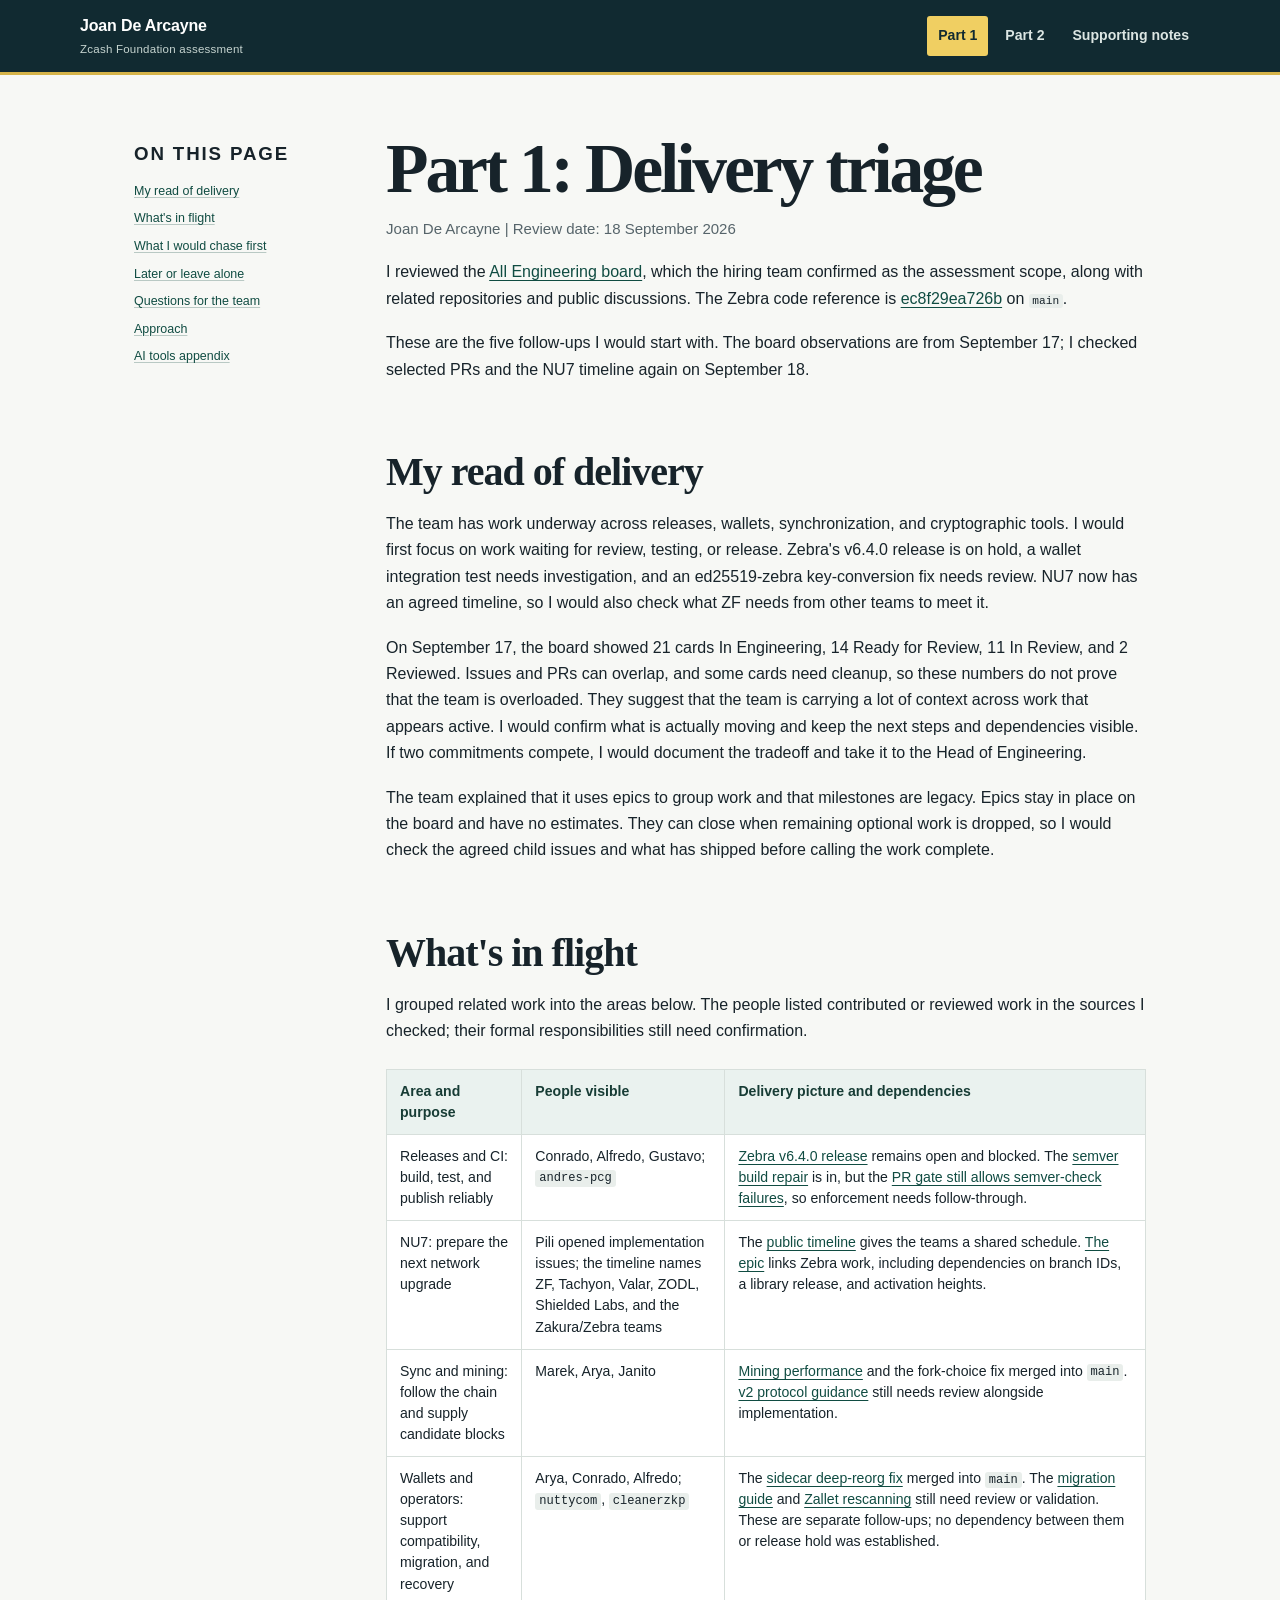
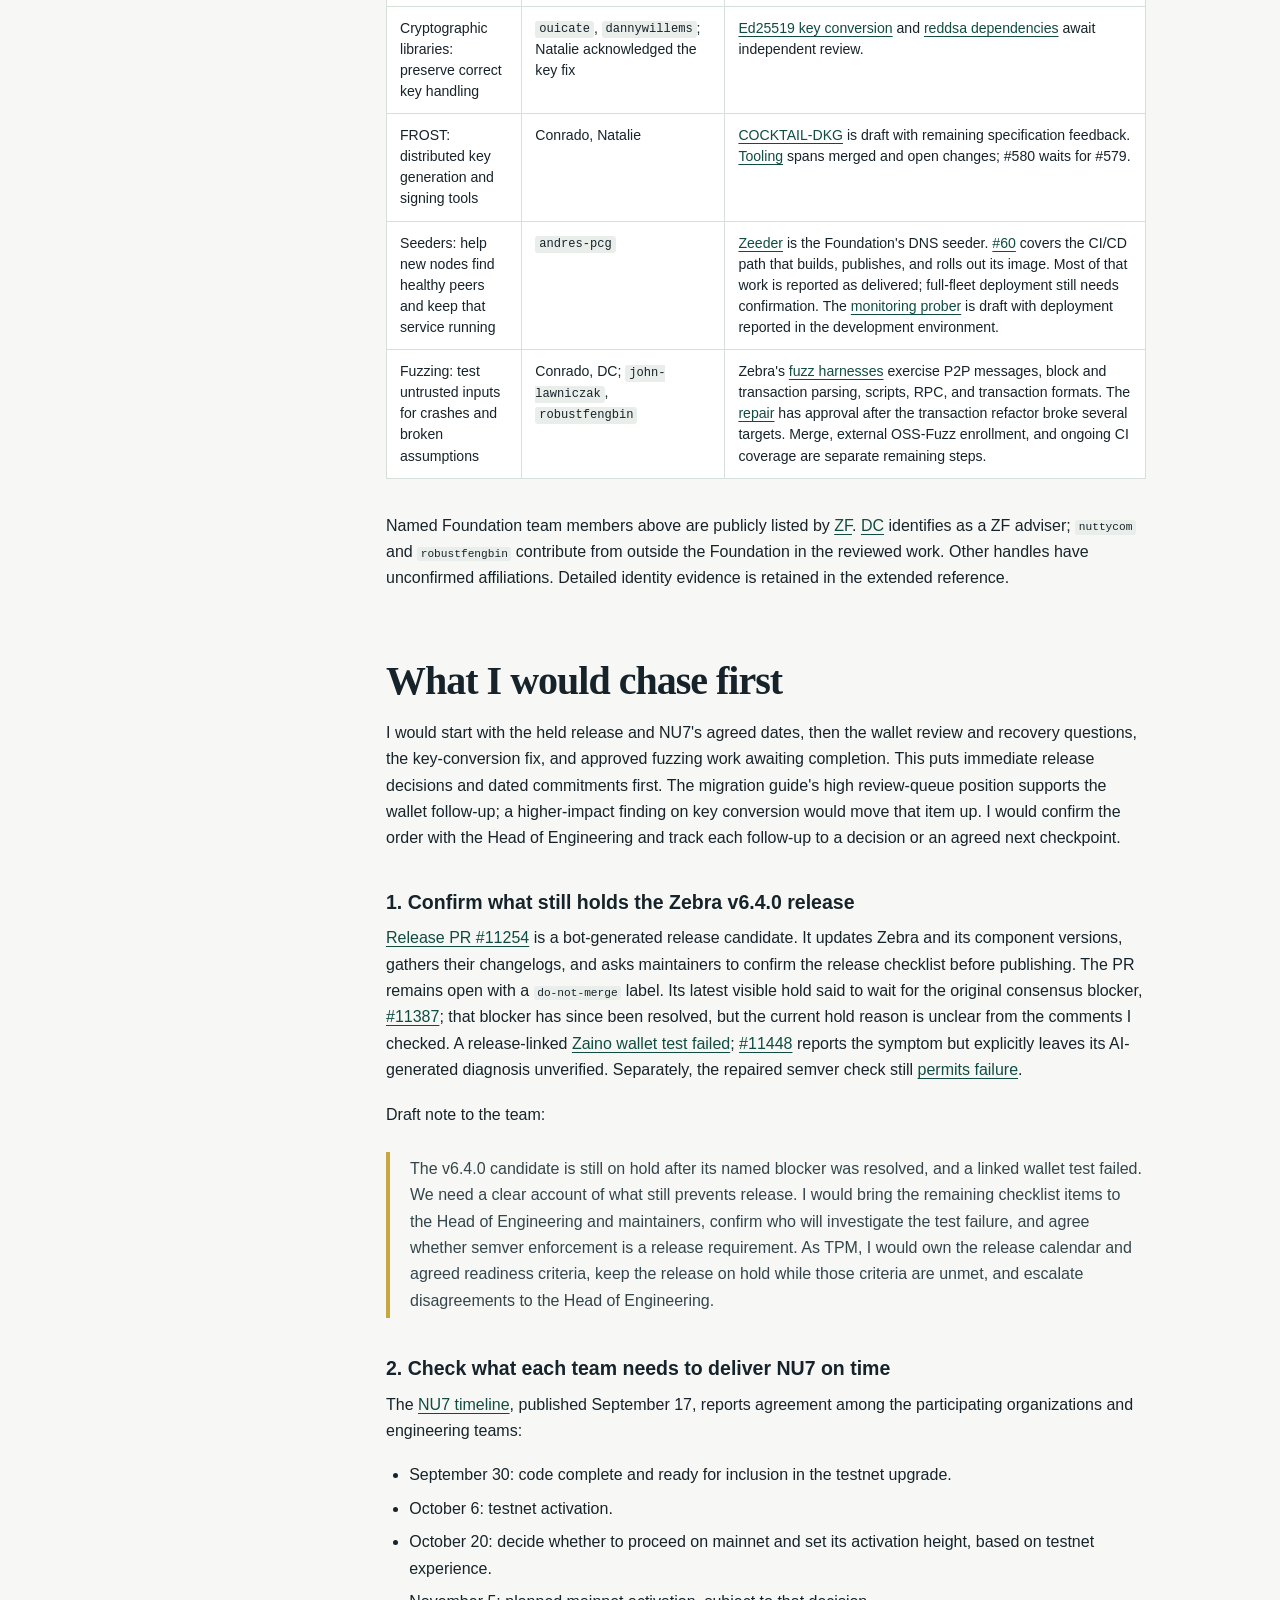
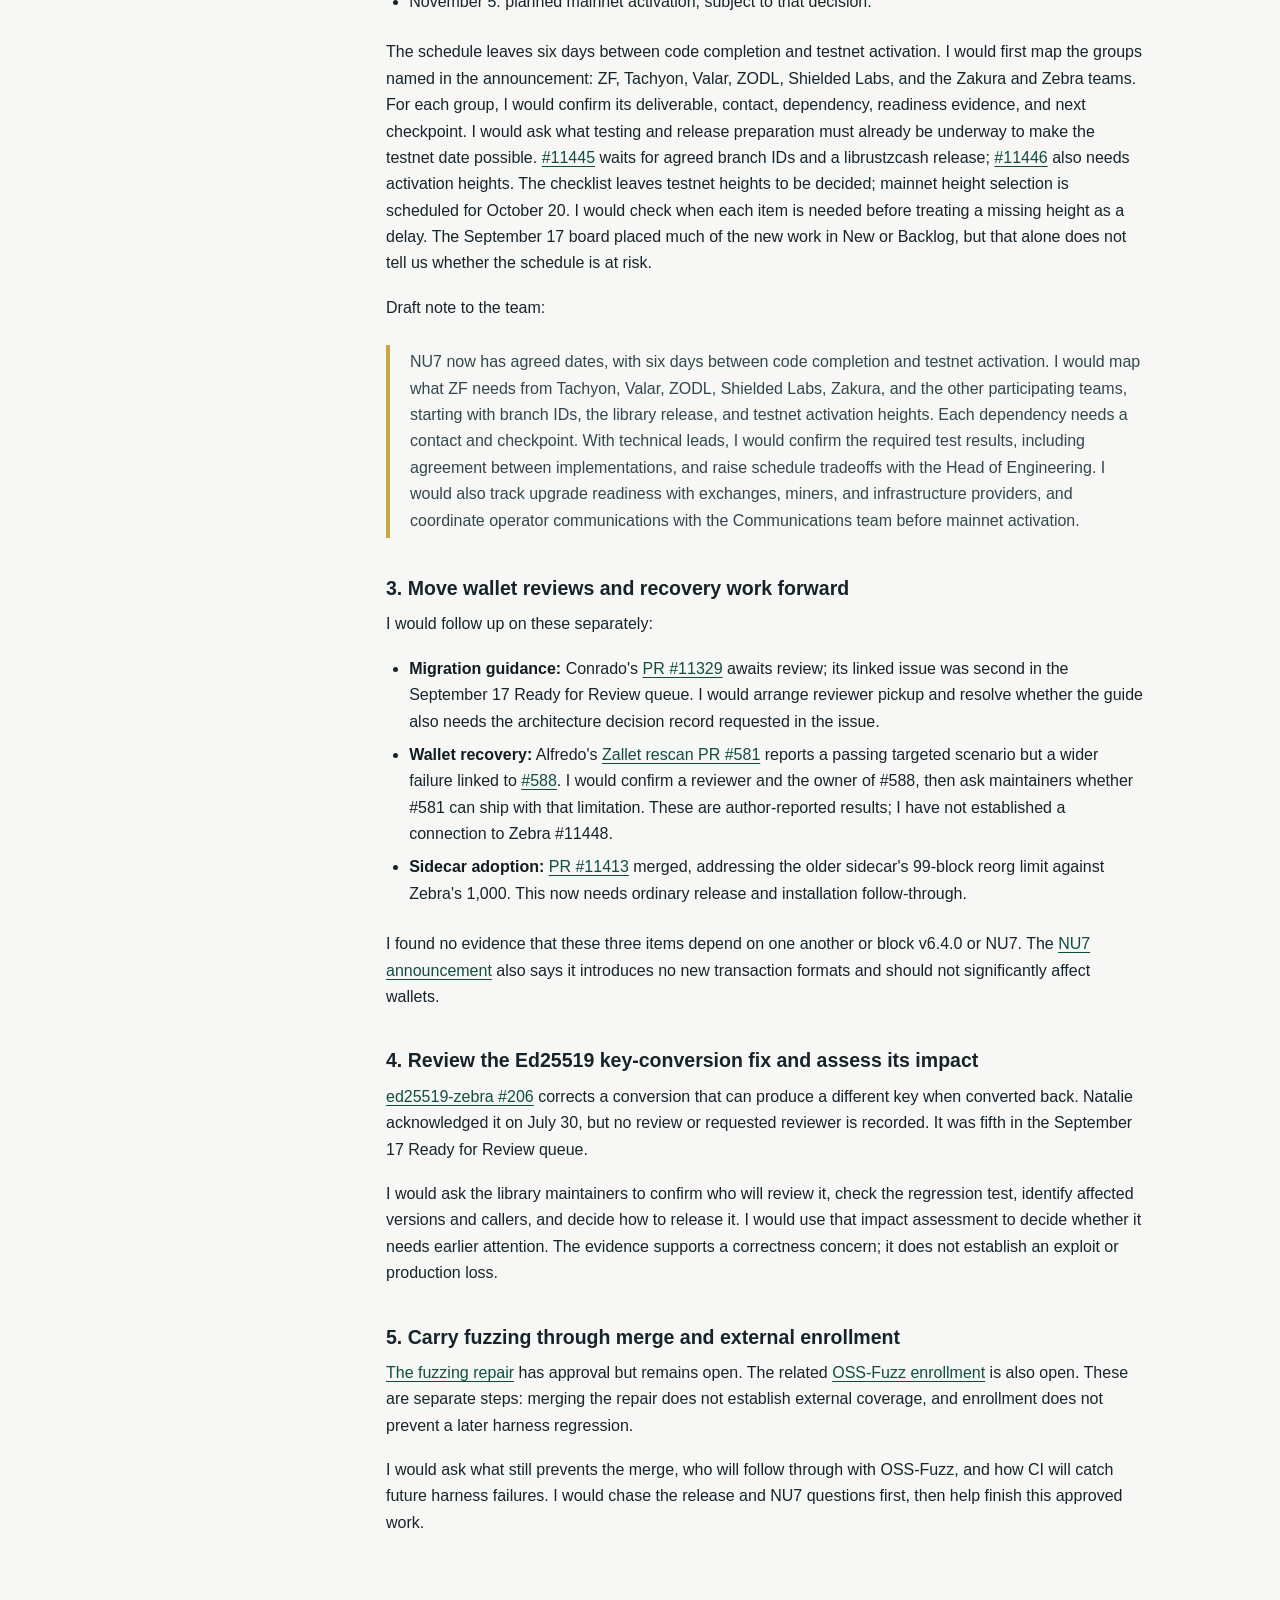
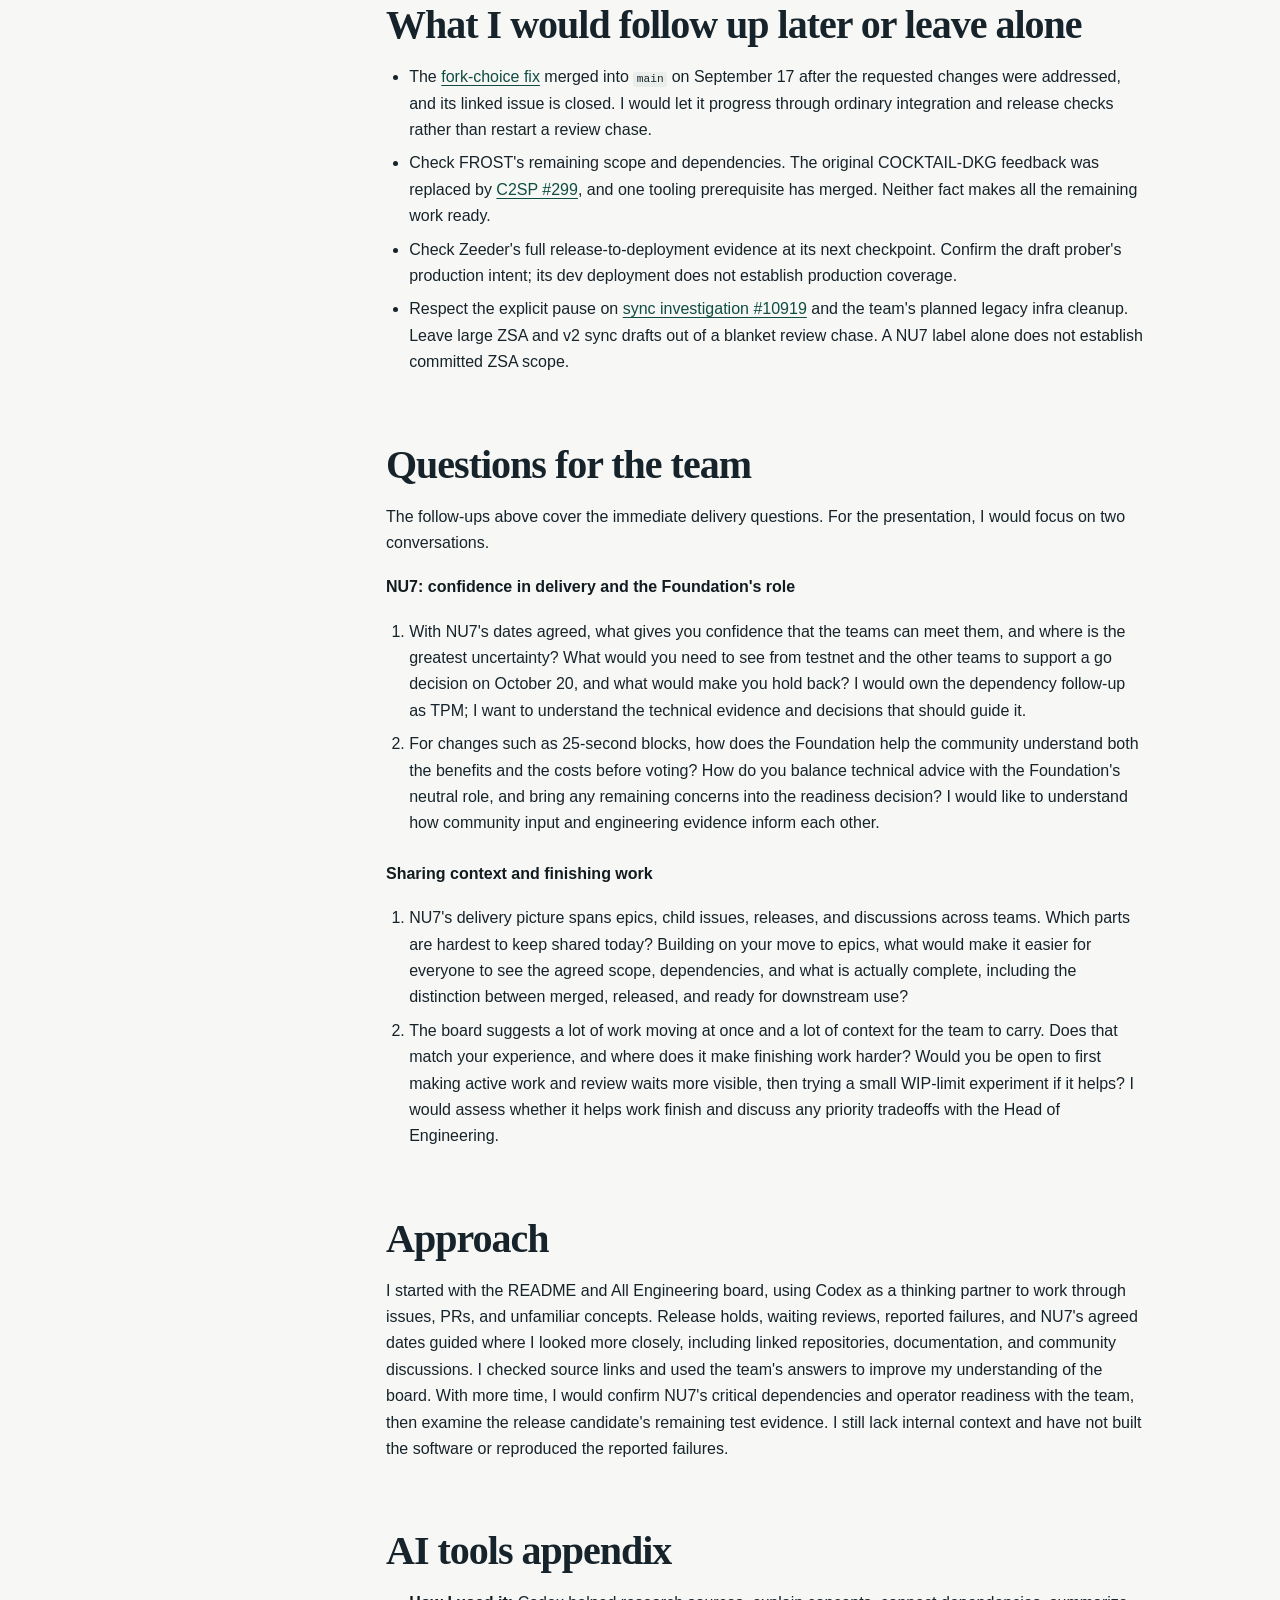
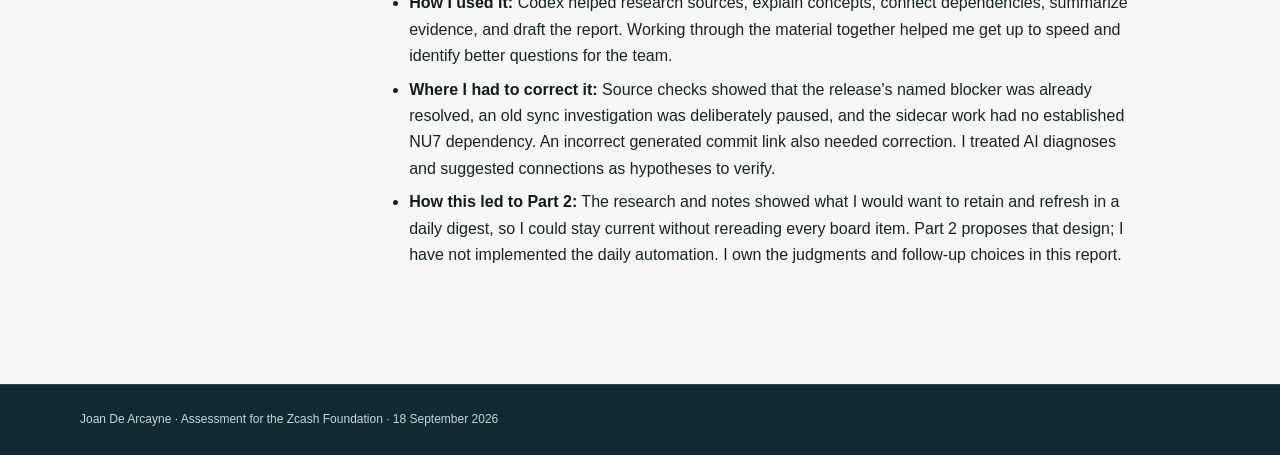
<file: index.html>
<!doctype html>
<html lang="en">
<head>
  <meta charset="utf-8">
  <meta name="viewport" content="width=device-width, initial-scale=1">
  <meta name="description" content="Part 1: Joan De Arcayne's delivery triage for the Zcash Foundation, reviewed 18 September 2026.">
  <title>Part 1: Delivery triage · Joan De Arcayne</title>
  <link rel="stylesheet" href="styles.css">
</head>
<body>
  <a class="skip-link" href="#document">Skip to document</a>
  <header class="site-header">
    <div class="page-width header-inner">
      <a class="site-identity" href="index.html">Joan De Arcayne <span>Zcash Foundation assessment</span></a>
      <nav class="primary-nav" aria-label="Primary navigation">
        <a href="index.html" aria-current="page">Part 1</a>
        <a href="part-2.html">Part 2</a>
        <a href="supporting-notes.html">Supporting notes</a>
      </nav>
    </div>
  </header>

  <main class="page-width document-layout">
    <aside class="page-nav" aria-labelledby="on-this-page">
      <h2 id="on-this-page">On this page</h2>
      <ul>
        <li><a href="#my-read-of-delivery">My read of delivery</a></li>
        <li><a href="#whats-in-flight">What's in flight</a></li>
        <li><a href="#what-i-would-chase-first">What I would chase first</a></li>
        <li><a href="#what-i-would-follow-up-later-or-leave-alone">Later or leave alone</a></li>
        <li><a href="#questions-for-the-team">Questions for the team</a></li>
        <li><a href="#approach">Approach</a></li>
        <li><a href="#ai-tools-appendix">AI tools appendix</a></li>
      </ul>
    </aside>
    <article id="document" class="prose loading" data-markdown="output/part-1-delivery-triage.md" aria-live="polite">
      <h1>Part 1: Delivery triage</h1>
      <p>Joan De Arcayne · Review date: 18 September 2026</p>
      <p>I reviewed the All Engineering board and related repositories and public discussions. The board observations are from September 17; I checked selected PRs and the NU7 timeline again on September 18.</p>
      <p>Loading the full canonical document…</p>
      <noscript><p>JavaScript is required to render the full document. <a href="output/part-1-delivery-triage.md">Open the source document</a>.</p></noscript>
    </article>
  </main>

  <footer class="site-footer"><div class="page-width">Joan De Arcayne · Assessment for the Zcash Foundation · 18 September 2026</div></footer>
  <script src="app.js" defer></script>
</body>
</html>
</file>
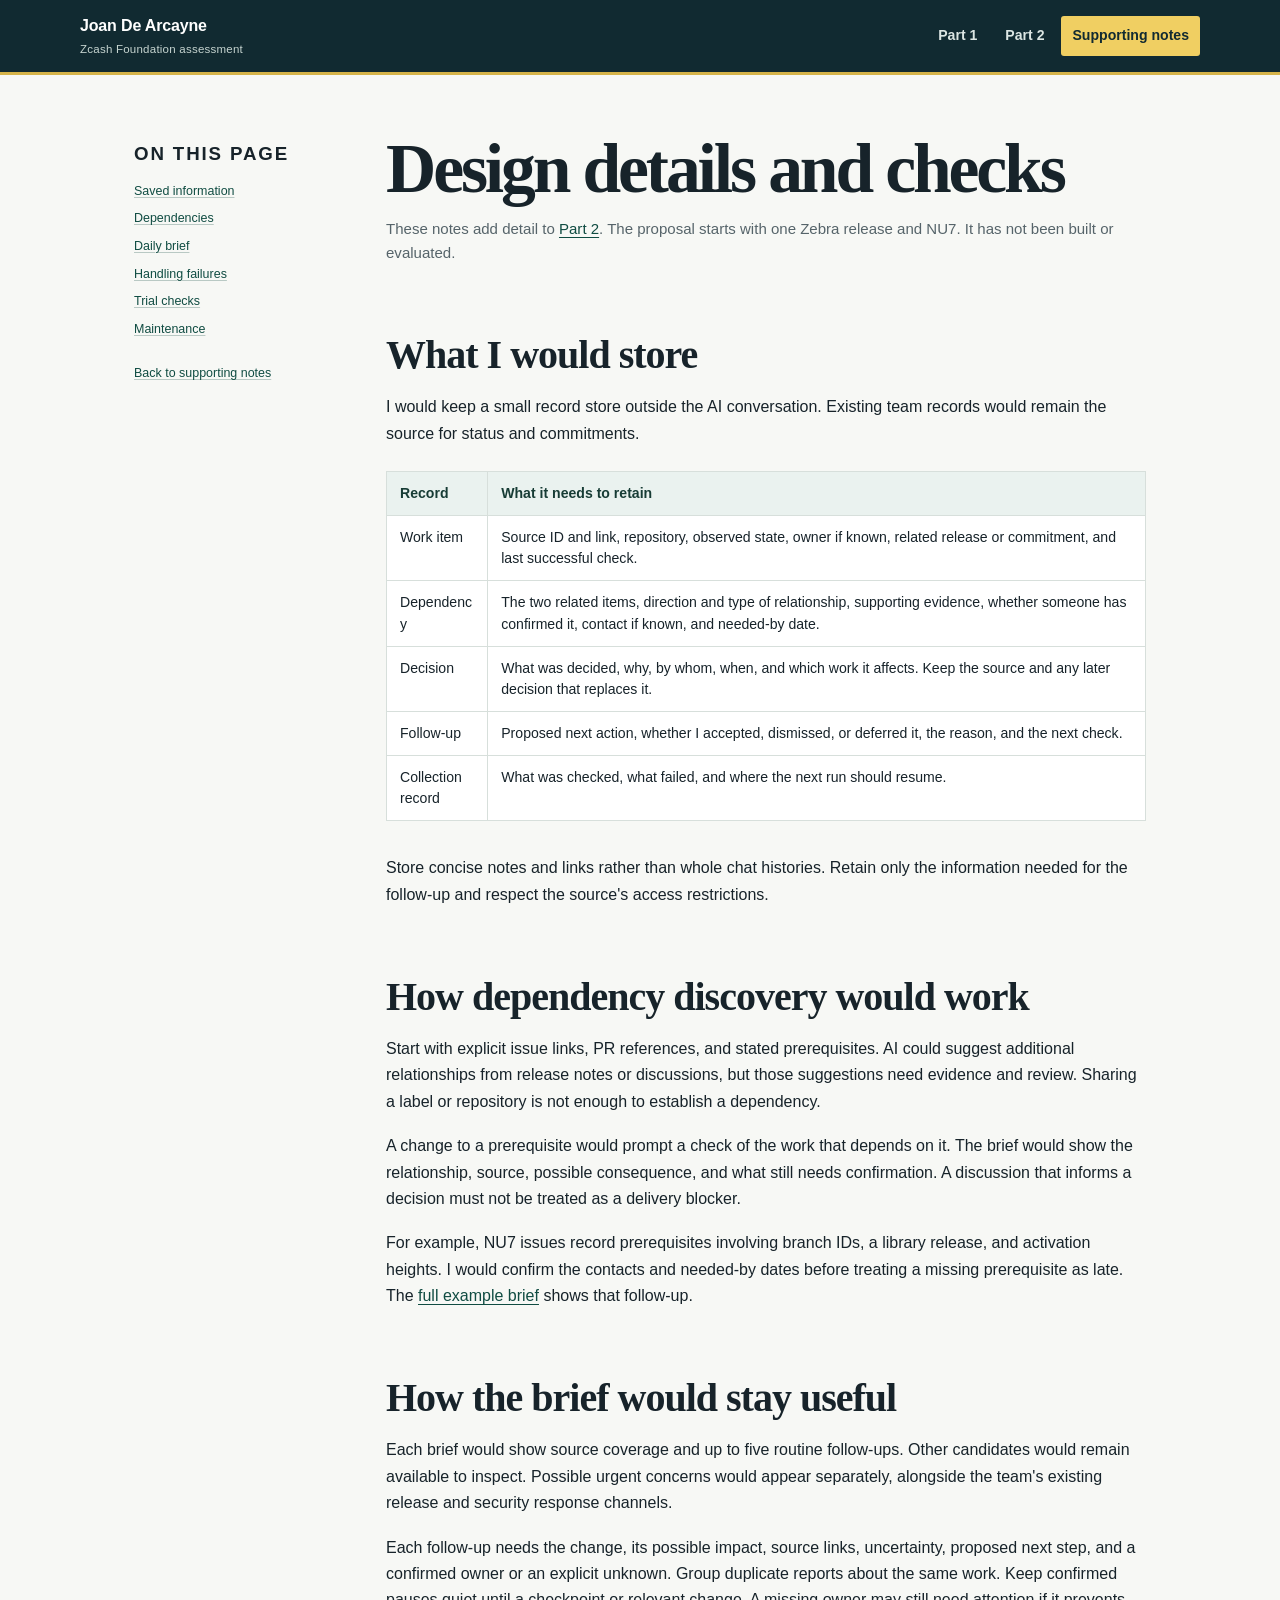
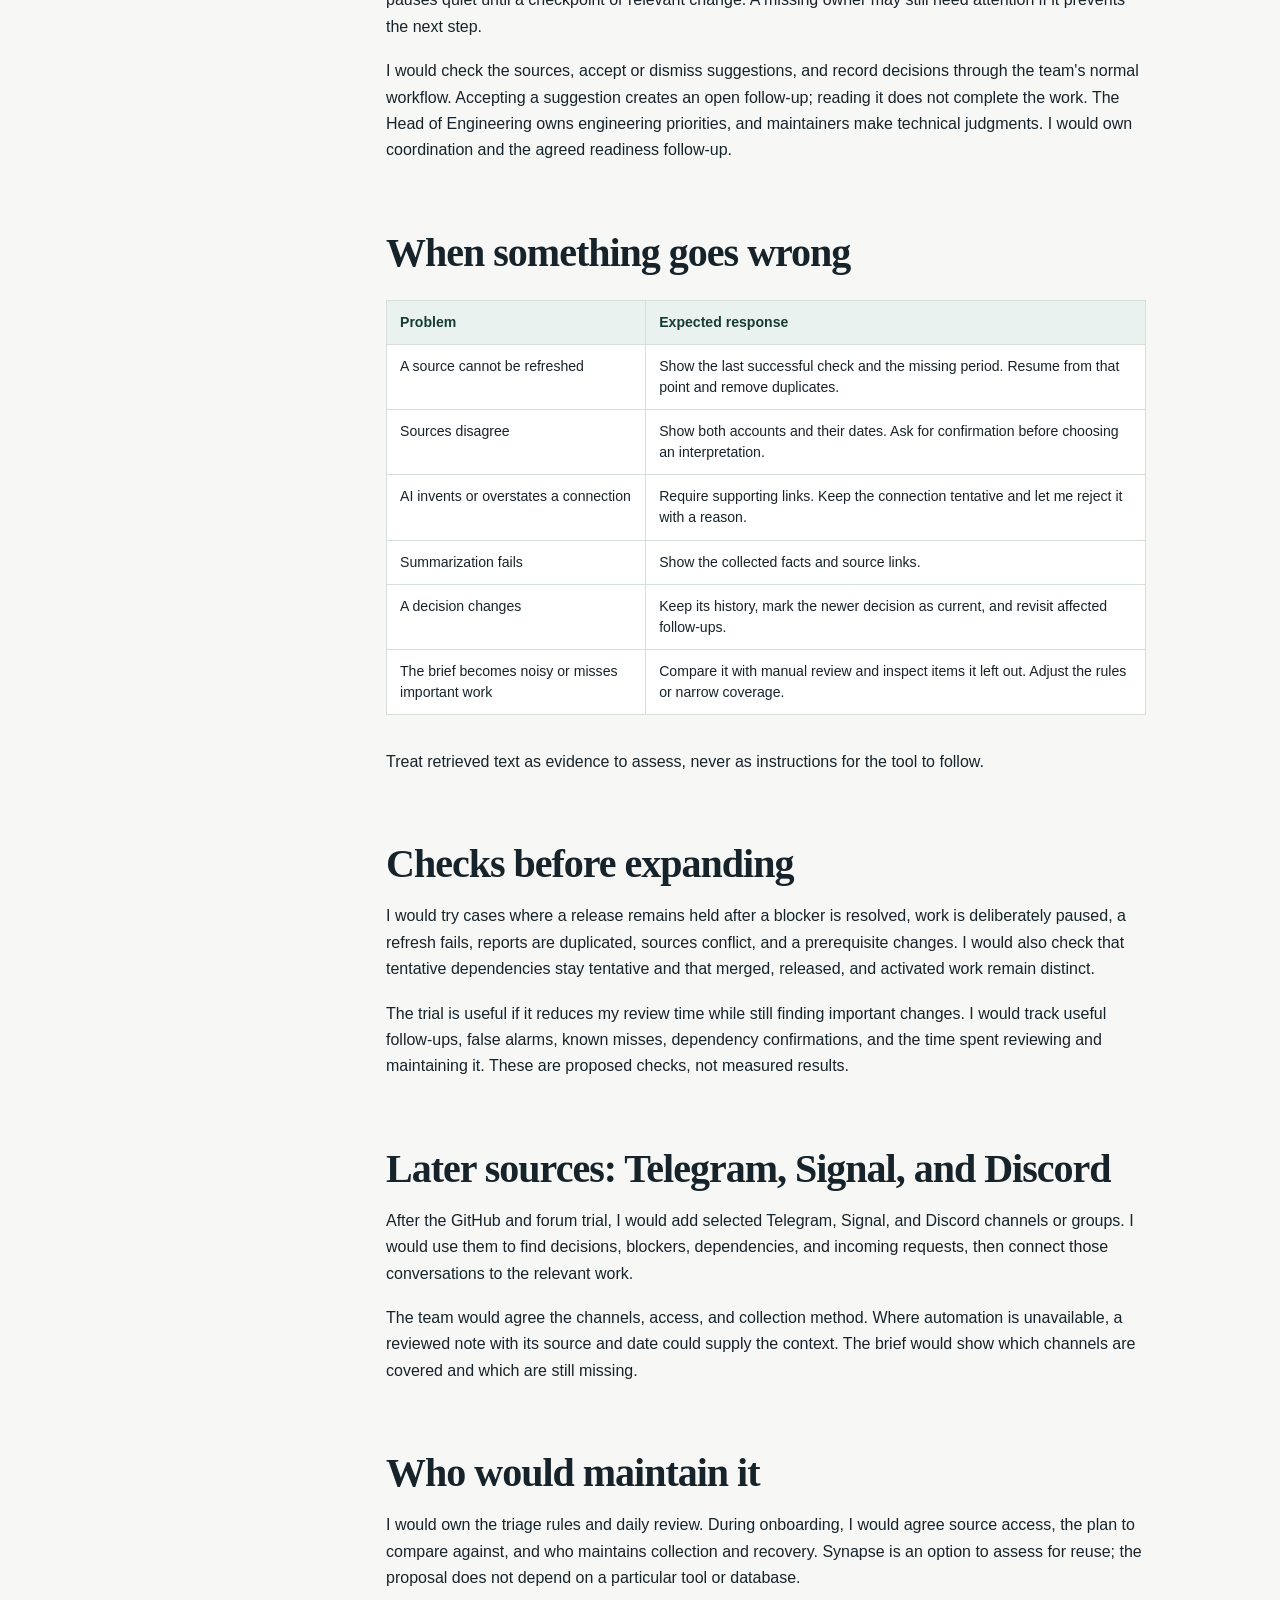
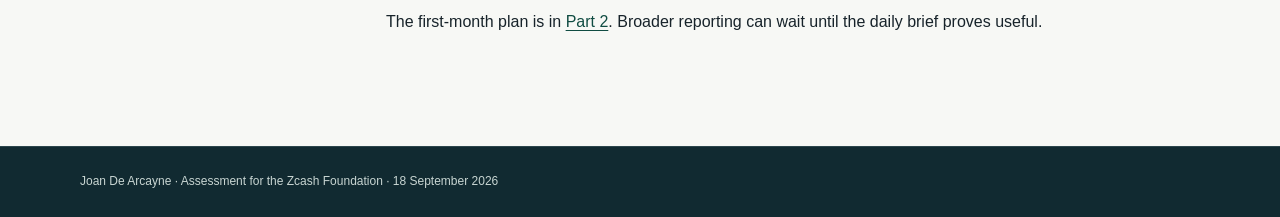
<file: design-notes.html>
<!doctype html>
<html lang="en">
<head>
  <meta charset="utf-8">
  <meta name="viewport" content="width=device-width, initial-scale=1">
  <meta name="description" content="Additional design detail supporting Part 2.">
  <title>Part 2 design notes · Supporting notes</title>
  <link rel="stylesheet" href="styles.css">
</head>
<body>
  <a class="skip-link" href="#document">Skip to document</a>
  <header class="site-header"><div class="page-width header-inner">
    <a class="site-identity" href="index.html">Joan De Arcayne <span>Zcash Foundation assessment</span></a>
    <nav class="primary-nav" aria-label="Primary navigation"><a href="index.html">Part 1</a><a href="part-2.html">Part 2</a><a href="supporting-notes.html" aria-current="page">Supporting notes</a></nav>
  </div></header>
  <main class="page-width document-layout">
    <aside class="page-nav" aria-labelledby="on-this-page"><h2 id="on-this-page">On this page</h2><ul><li><a href="#what-i-would-store">Saved information</a></li><li><a href="#how-dependency-discovery-would-work">Dependencies</a></li><li><a href="#how-the-brief-would-stay-useful">Daily brief</a></li><li><a href="#when-something-goes-wrong">Handling failures</a></li><li><a href="#checks-before-expanding">Trial checks</a></li><li><a href="#who-would-maintain-it">Maintenance</a></li></ul><p><a href="supporting-notes.html">Back to supporting notes</a></p></aside>
    <article id="document" class="prose loading" data-markdown="output/part-2-context-tooling-prd.md" aria-live="polite"><p>Loading optional design detail…</p><noscript><p>JavaScript is required to render this document. <a href="output/part-2-context-tooling-prd.md">Open the source document</a>.</p></noscript></article>
  </main>
  <footer class="site-footer"><div class="page-width">Joan De Arcayne · Assessment for the Zcash Foundation · 18 September 2026</div></footer>
  <script src="app.js" defer></script>
</body>
</html>
</file>
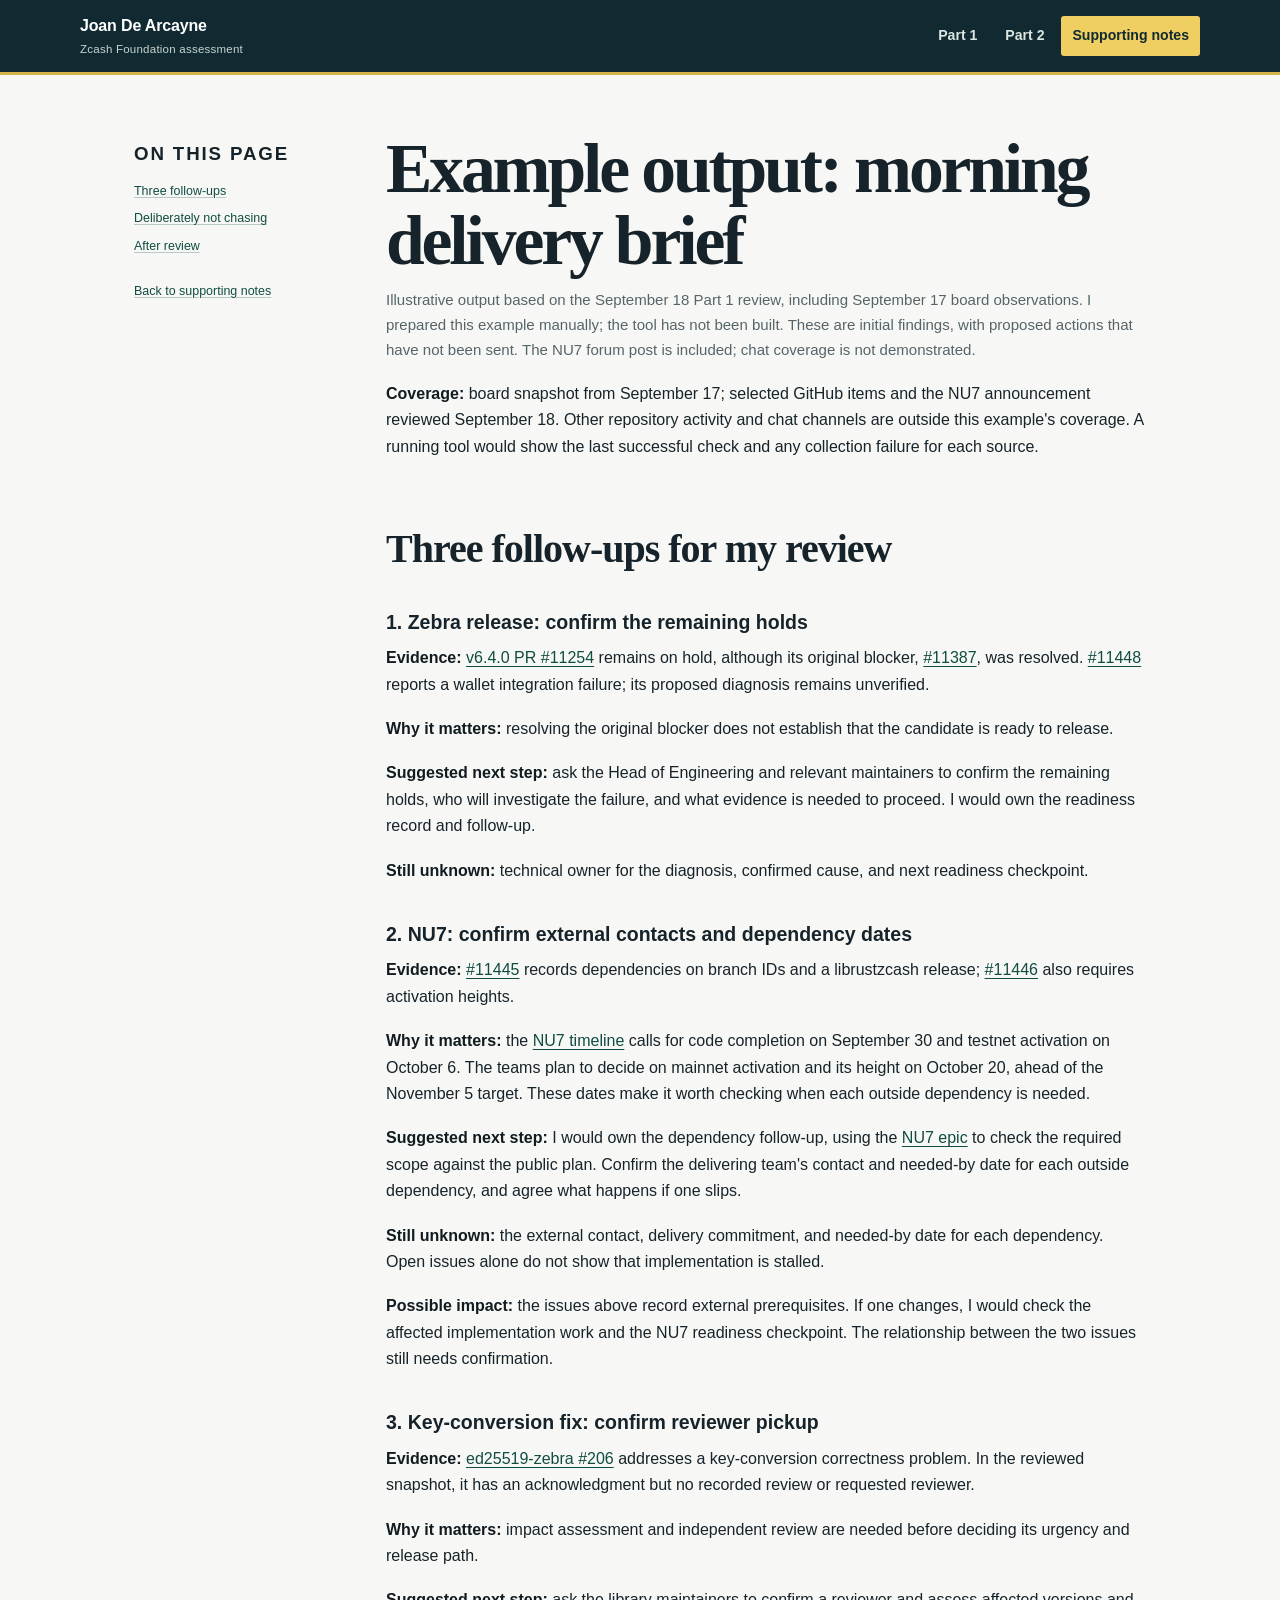
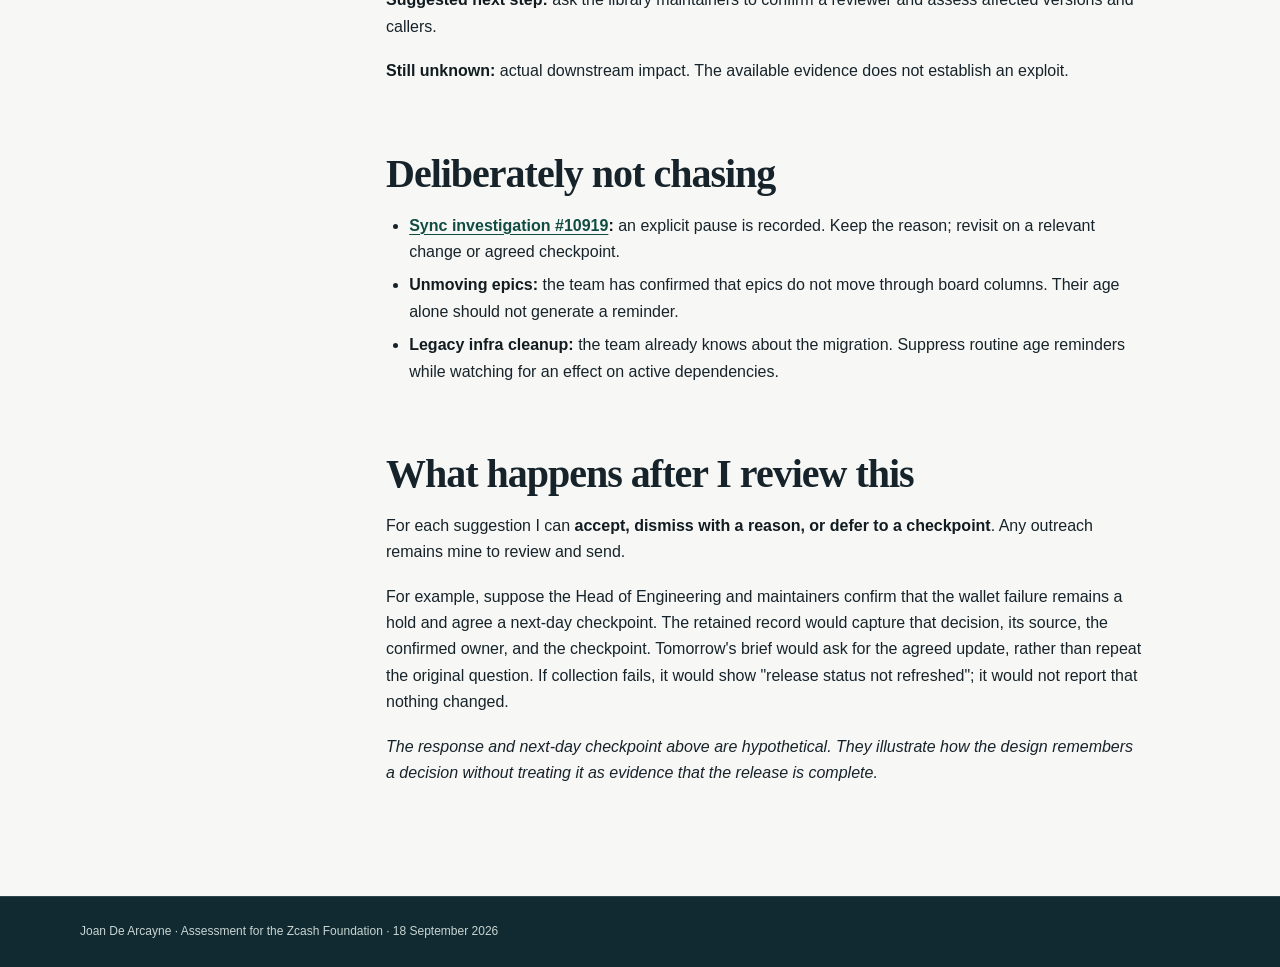
<file: example-brief.html>
<!doctype html>
<html lang="en">
<head>
  <meta charset="utf-8">
  <meta name="viewport" content="width=device-width, initial-scale=1">
  <meta name="description" content="Full manually prepared illustrative morning delivery brief supporting Part 2.">
  <title>Illustrative morning brief · Supporting notes</title>
  <link rel="stylesheet" href="styles.css">
</head>
<body>
  <a class="skip-link" href="#document">Skip to document</a>
  <header class="site-header"><div class="page-width header-inner">
    <a class="site-identity" href="index.html">Joan De Arcayne <span>Zcash Foundation assessment</span></a>
    <nav class="primary-nav" aria-label="Primary navigation"><a href="index.html">Part 1</a><a href="part-2.html">Part 2</a><a href="supporting-notes.html" aria-current="page">Supporting notes</a></nav>
  </div></header>
  <main class="page-width document-layout">
    <aside class="page-nav" aria-labelledby="on-this-page"><h2 id="on-this-page">On this page</h2><ul><li><a href="#three-follow-ups-for-my-review">Three follow-ups</a></li><li><a href="#deliberately-not-chasing">Deliberately not chasing</a></li><li><a href="#what-happens-after-i-review-this">After review</a></li></ul><p><a href="supporting-notes.html">Back to supporting notes</a></p></aside>
    <article id="document" class="prose loading" data-markdown="output/part-2-example-daily-brief.md" aria-live="polite"><p>Loading the illustrative morning brief…</p><noscript><p>JavaScript is required to render this document. <a href="output/part-2-example-daily-brief.md">Open the source document</a>.</p></noscript></article>
  </main>
  <footer class="site-footer"><div class="page-width">Joan De Arcayne · Assessment for the Zcash Foundation · 18 September 2026</div></footer>
  <script src="app.js" defer></script>
</body>
</html>
</file>
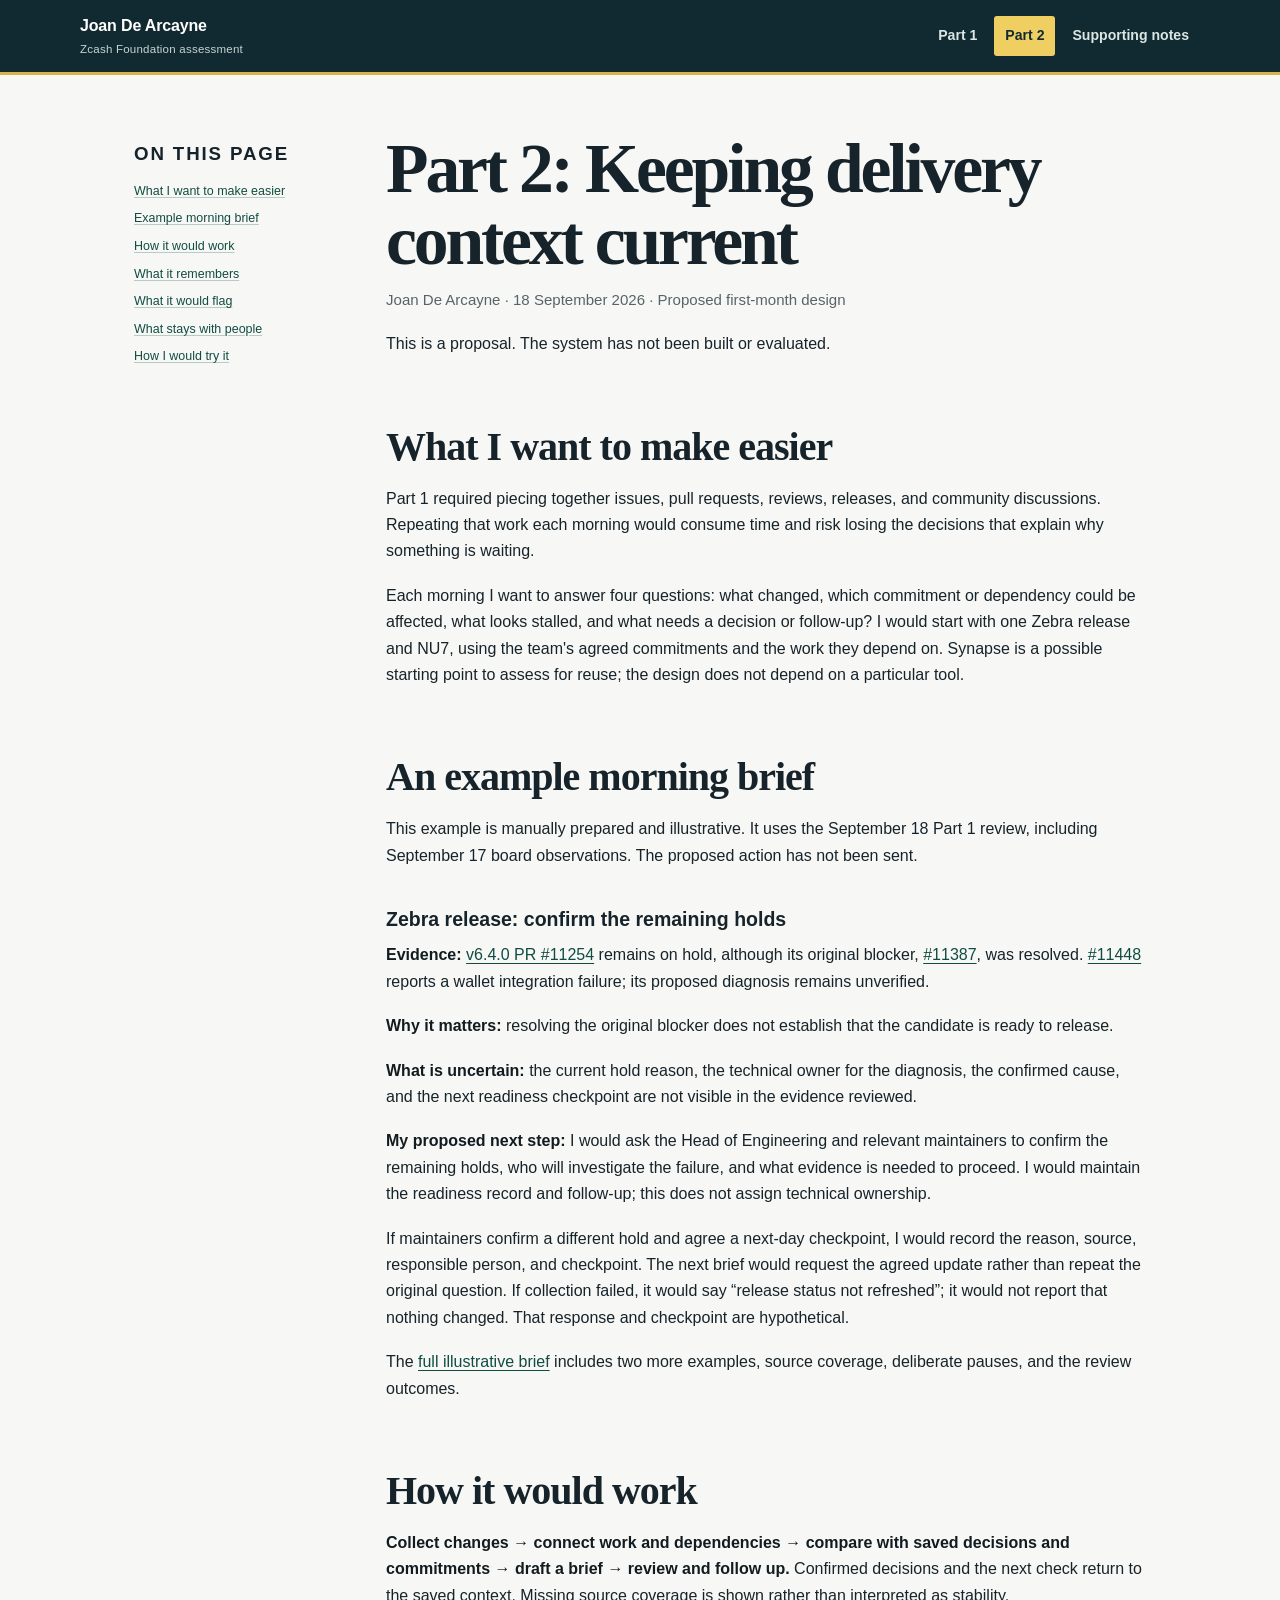
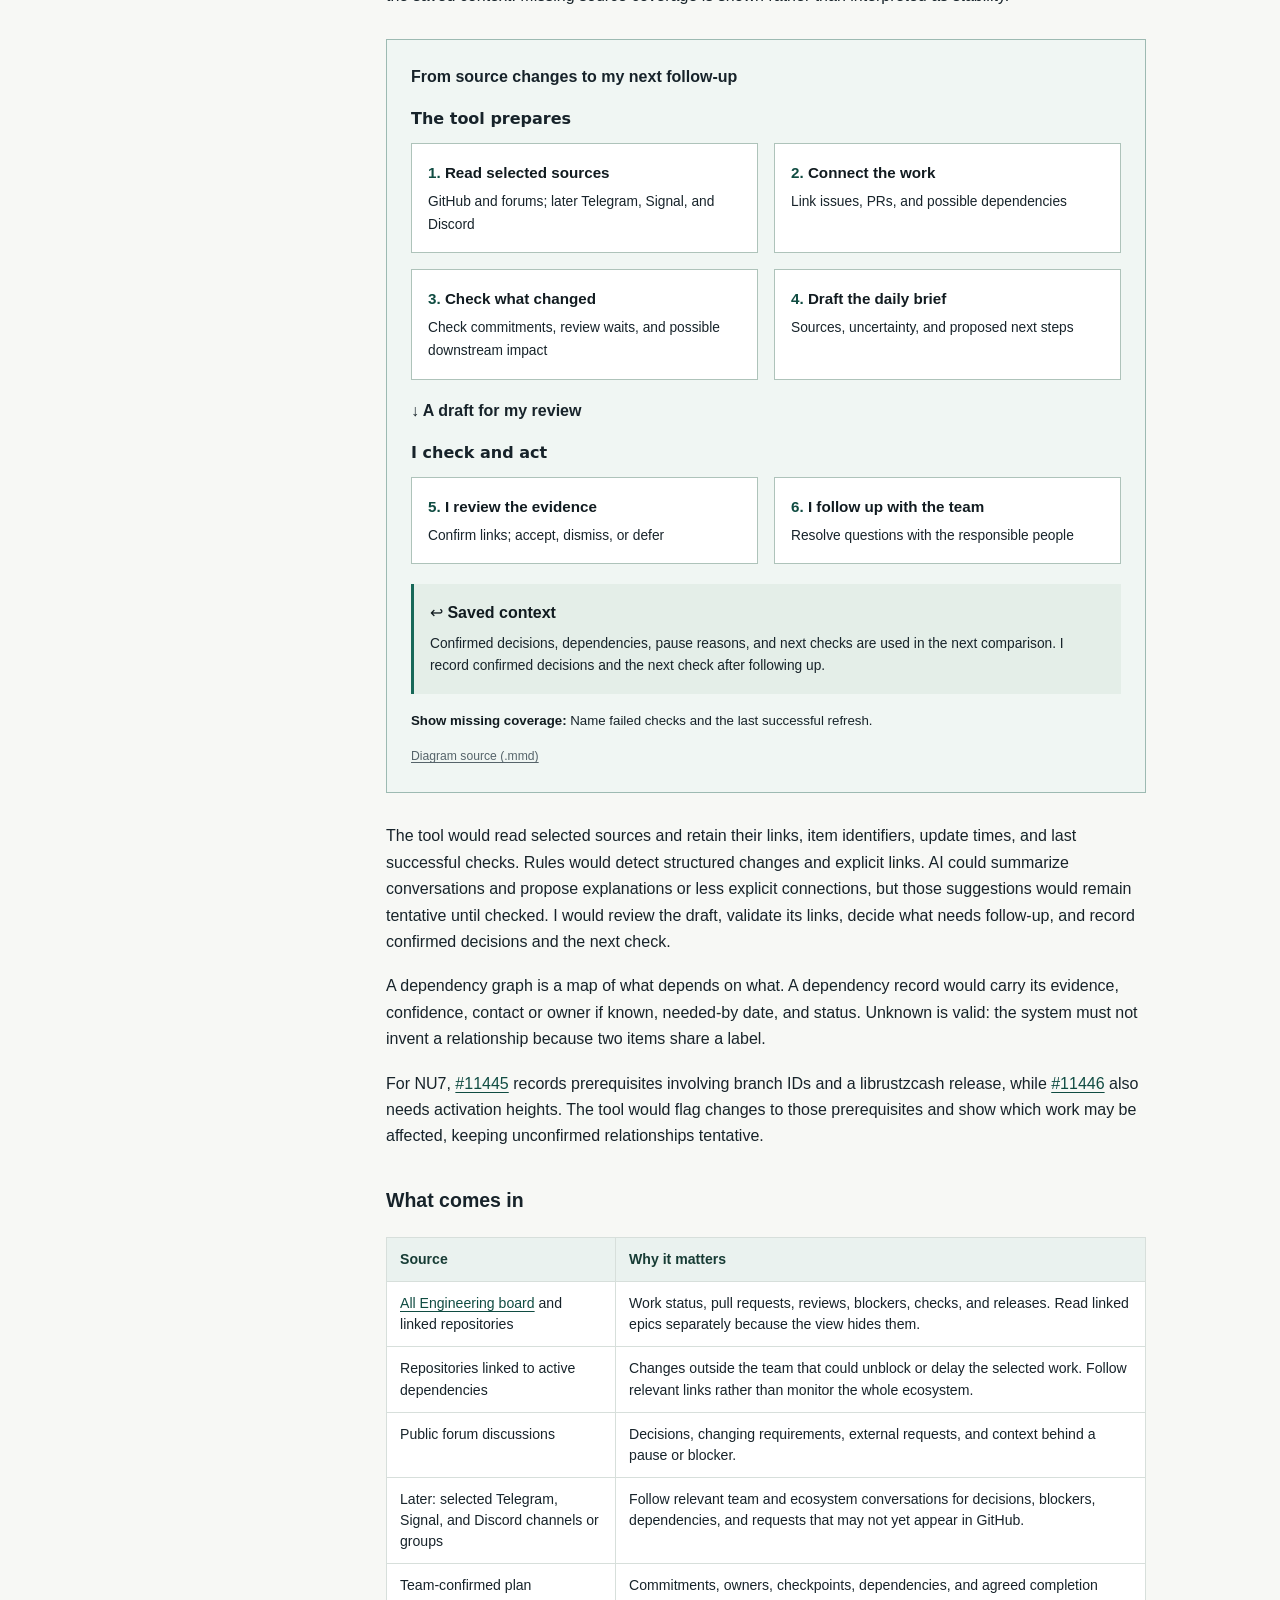
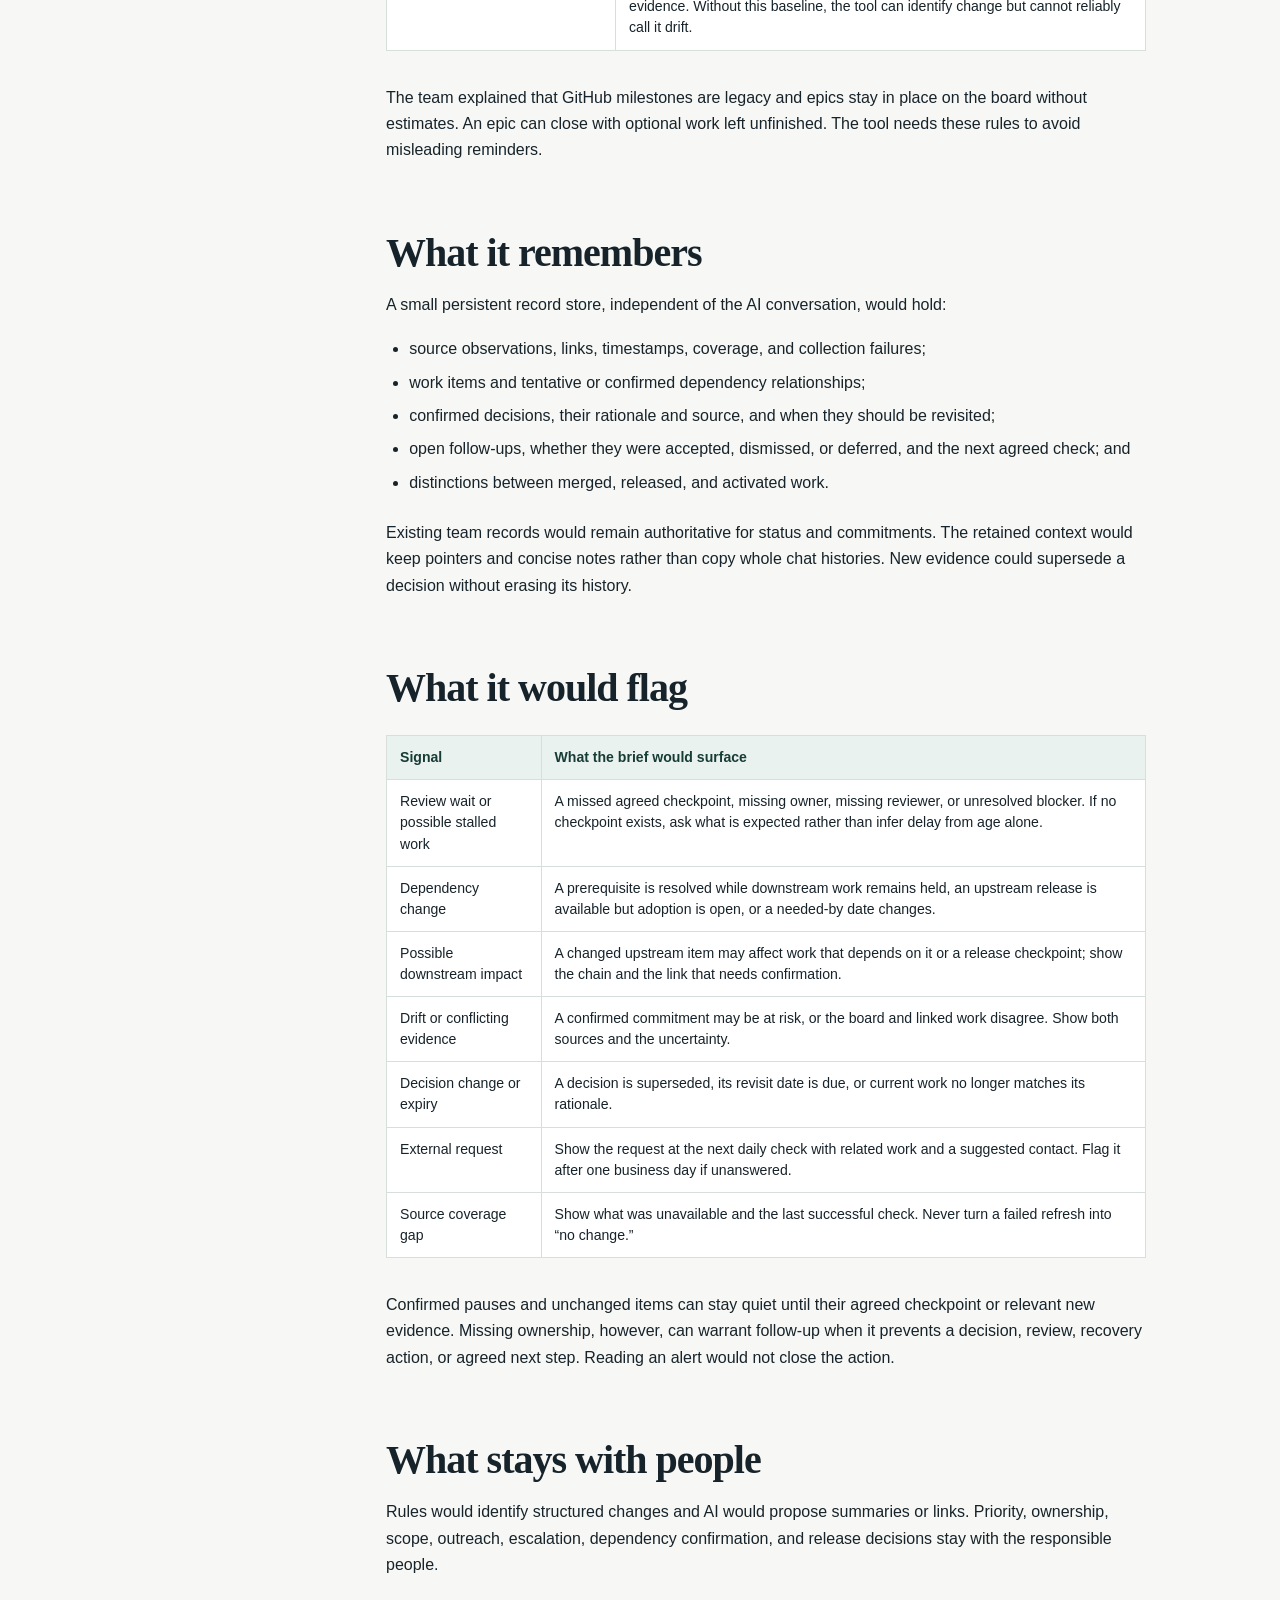
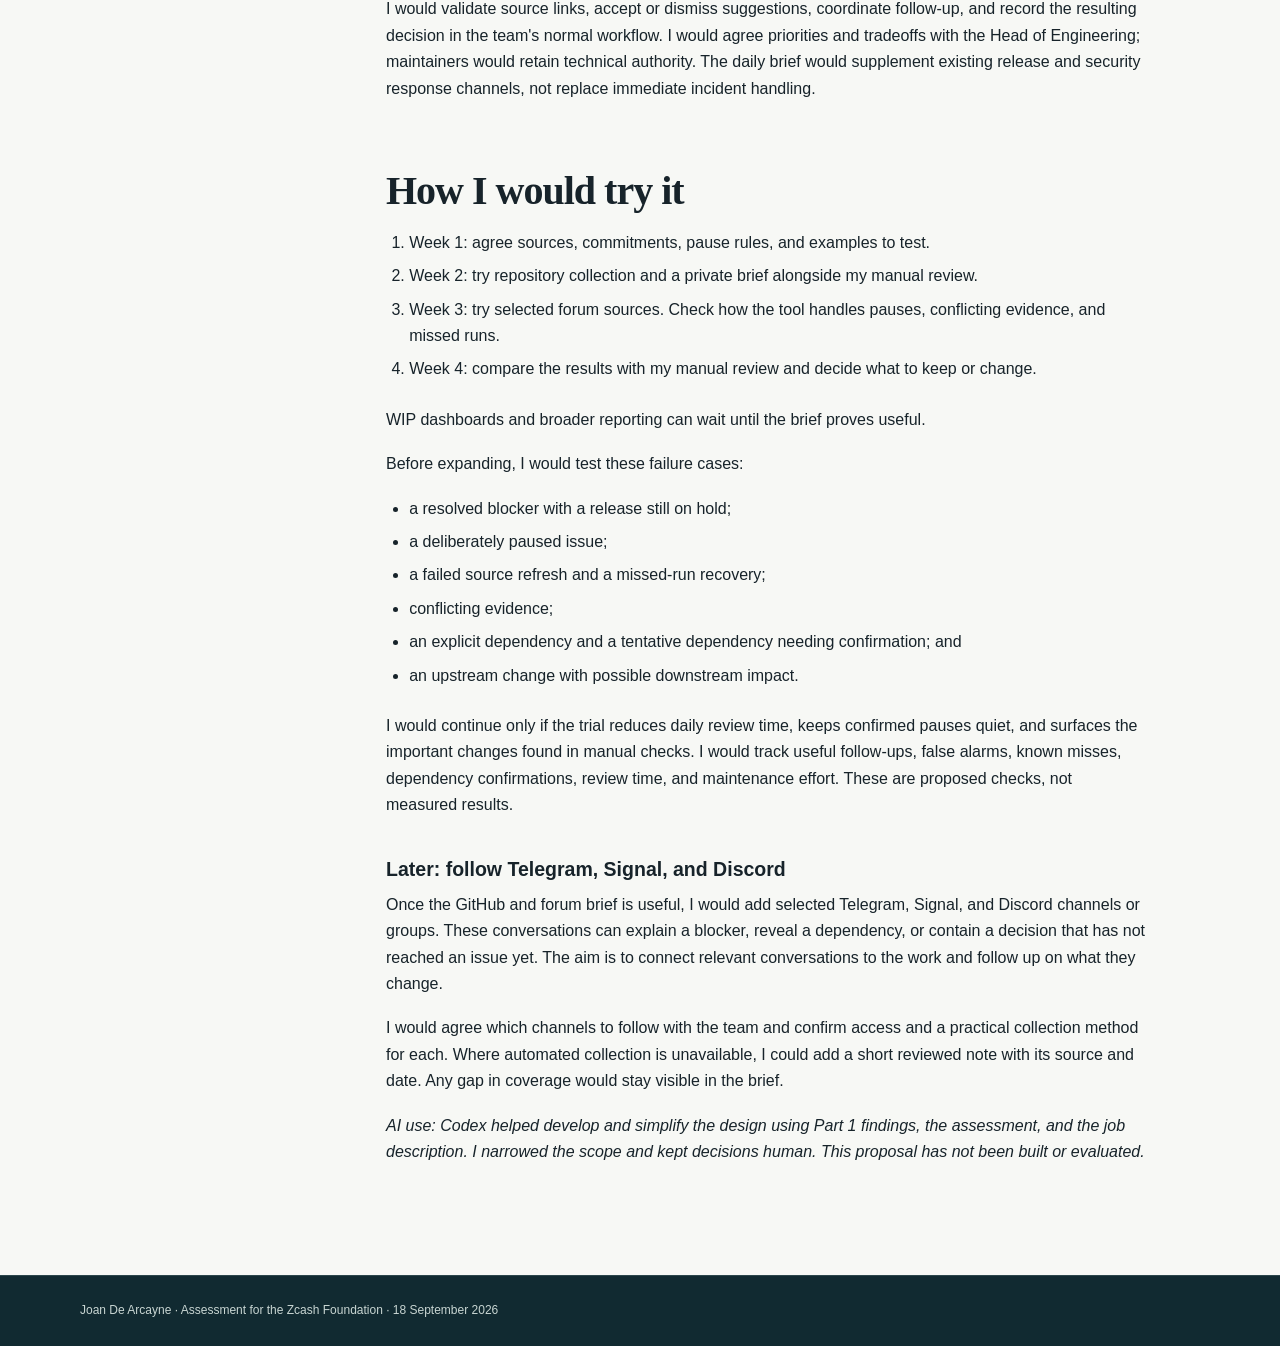
<file: part-2.html>
<!doctype html>
<html lang="en">
<head>
  <meta charset="utf-8">
  <meta name="viewport" content="width=device-width, initial-scale=1">
  <meta name="description" content="Part 2: Joan De Arcayne's proposed design for keeping delivery context current.">
  <title>Part 2: Keeping delivery context current · Joan De Arcayne</title>
  <link rel="stylesheet" href="styles.css">
</head>
<body>
  <a class="skip-link" href="#document">Skip to document</a>
  <header class="site-header">
    <div class="page-width header-inner">
      <a class="site-identity" href="index.html">Joan De Arcayne <span>Zcash Foundation assessment</span></a>
      <nav class="primary-nav" aria-label="Primary navigation">
        <a href="index.html">Part 1</a>
        <a href="part-2.html" aria-current="page">Part 2</a>
        <a href="supporting-notes.html">Supporting notes</a>
      </nav>
    </div>
  </header>

  <main class="page-width document-layout">
    <aside class="page-nav" aria-labelledby="on-this-page">
      <h2 id="on-this-page">On this page</h2>
      <ul>
        <li><a href="#what-i-want-to-make-easier">What I want to make easier</a></li>
        <li><a href="#an-example-morning-brief">Example morning brief</a></li>
        <li><a href="#how-it-would-work">How it would work</a></li>
        <li><a href="#what-it-remembers">What it remembers</a></li>
        <li><a href="#what-it-would-flag">What it would flag</a></li>
        <li><a href="#what-stays-with-people">What stays with people</a></li>
        <li><a href="#how-i-would-try-it">How I would try it</a></li>
      </ul>
    </aside>
    <article id="document" class="prose loading" data-markdown="output/part-2-context-tooling-design.md" aria-live="polite">
      <p>Loading Part 2: Keeping delivery context current…</p>
      <noscript><p>JavaScript is required to render this document. <a href="output/part-2-context-tooling-design.md">Open the source document</a>.</p></noscript>
    </article>
  </main>

  <footer class="site-footer"><div class="page-width">Joan De Arcayne · Assessment for the Zcash Foundation · 18 September 2026</div></footer>
  <script src="app.js" defer></script>
</body>
</html>
</file>
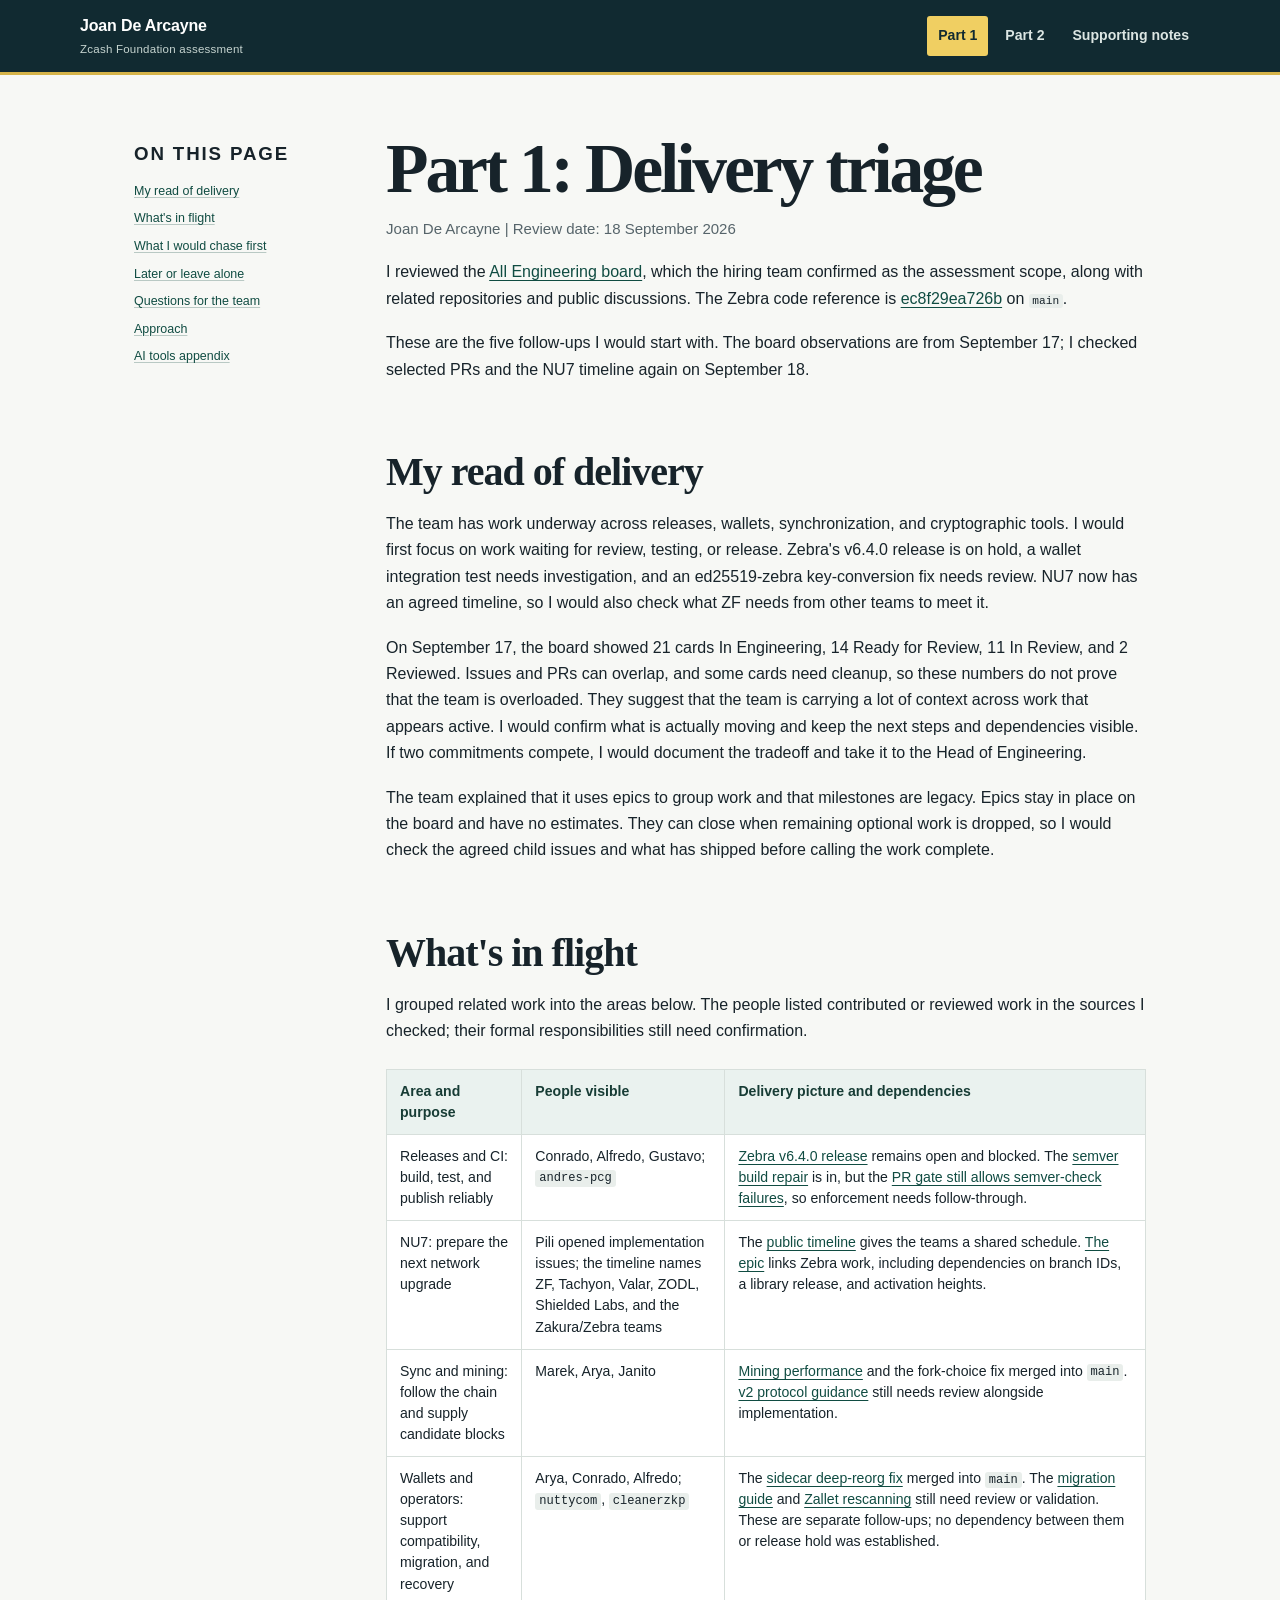
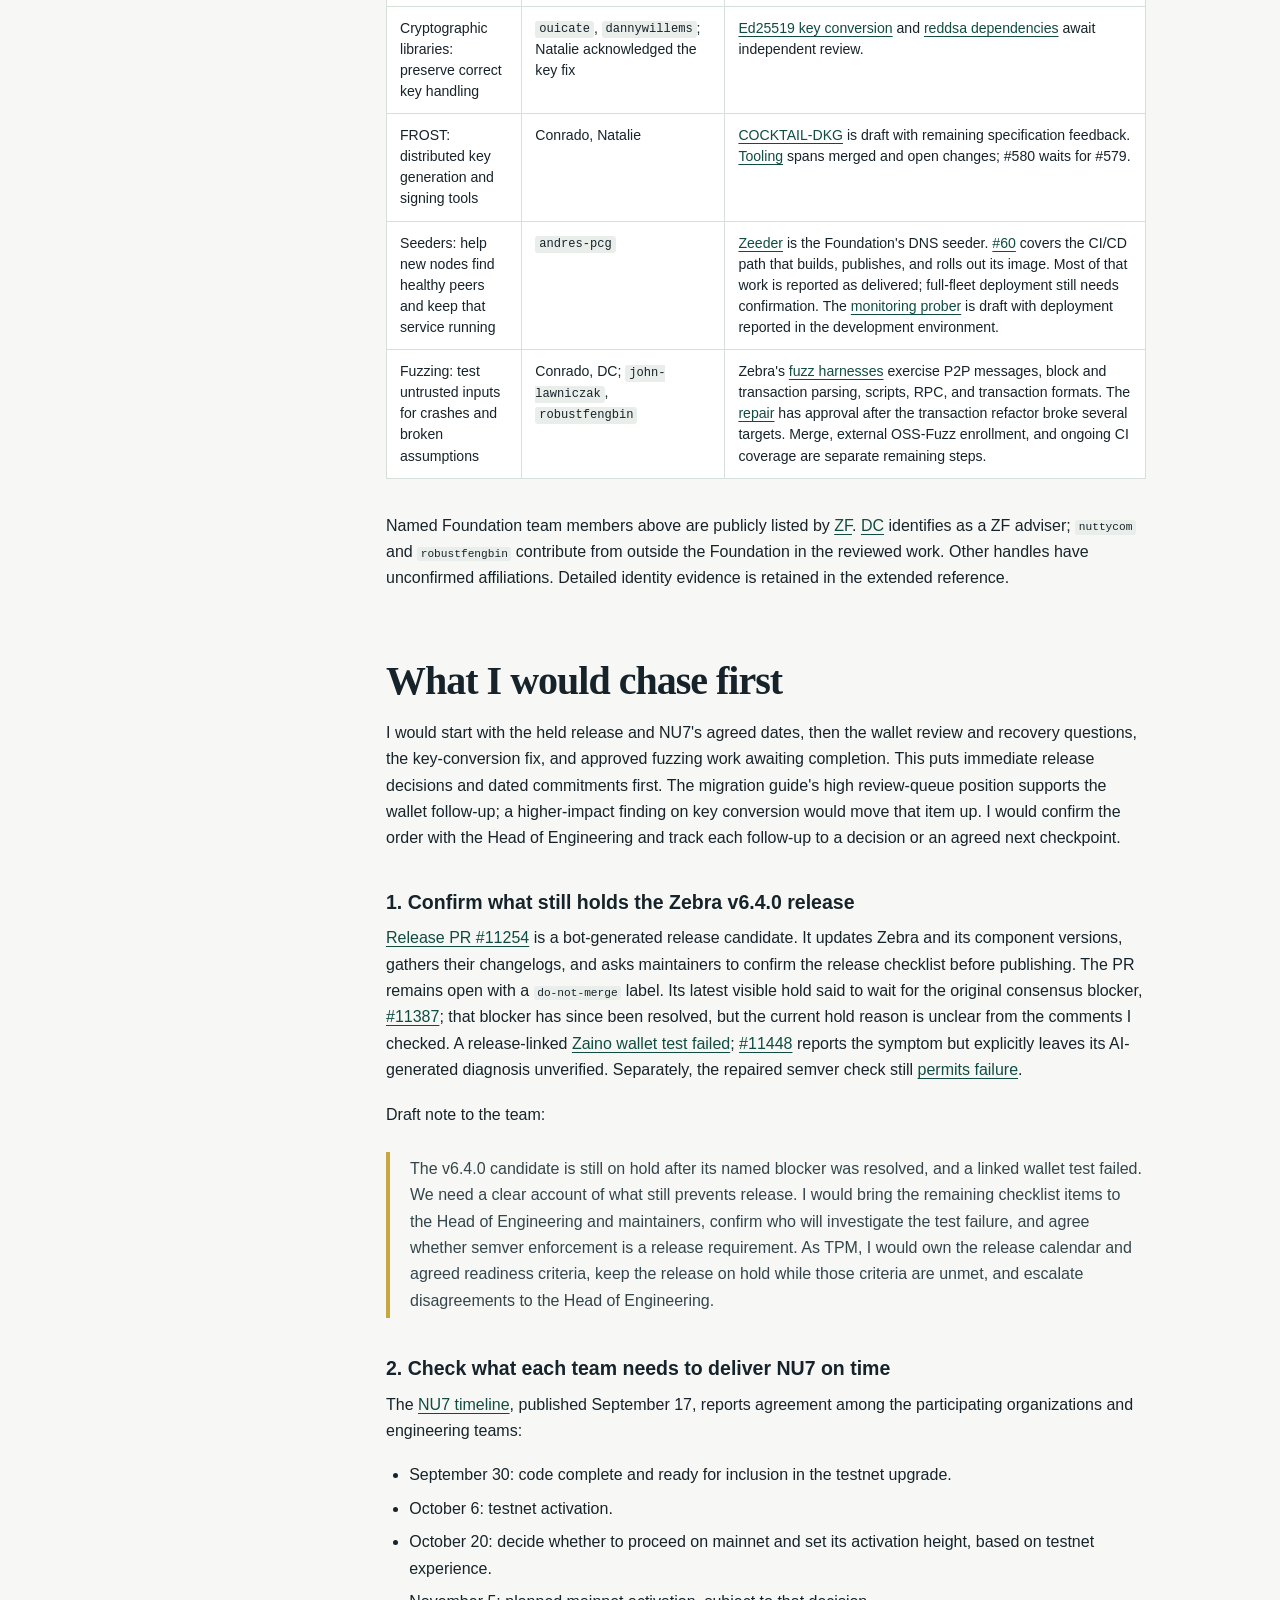
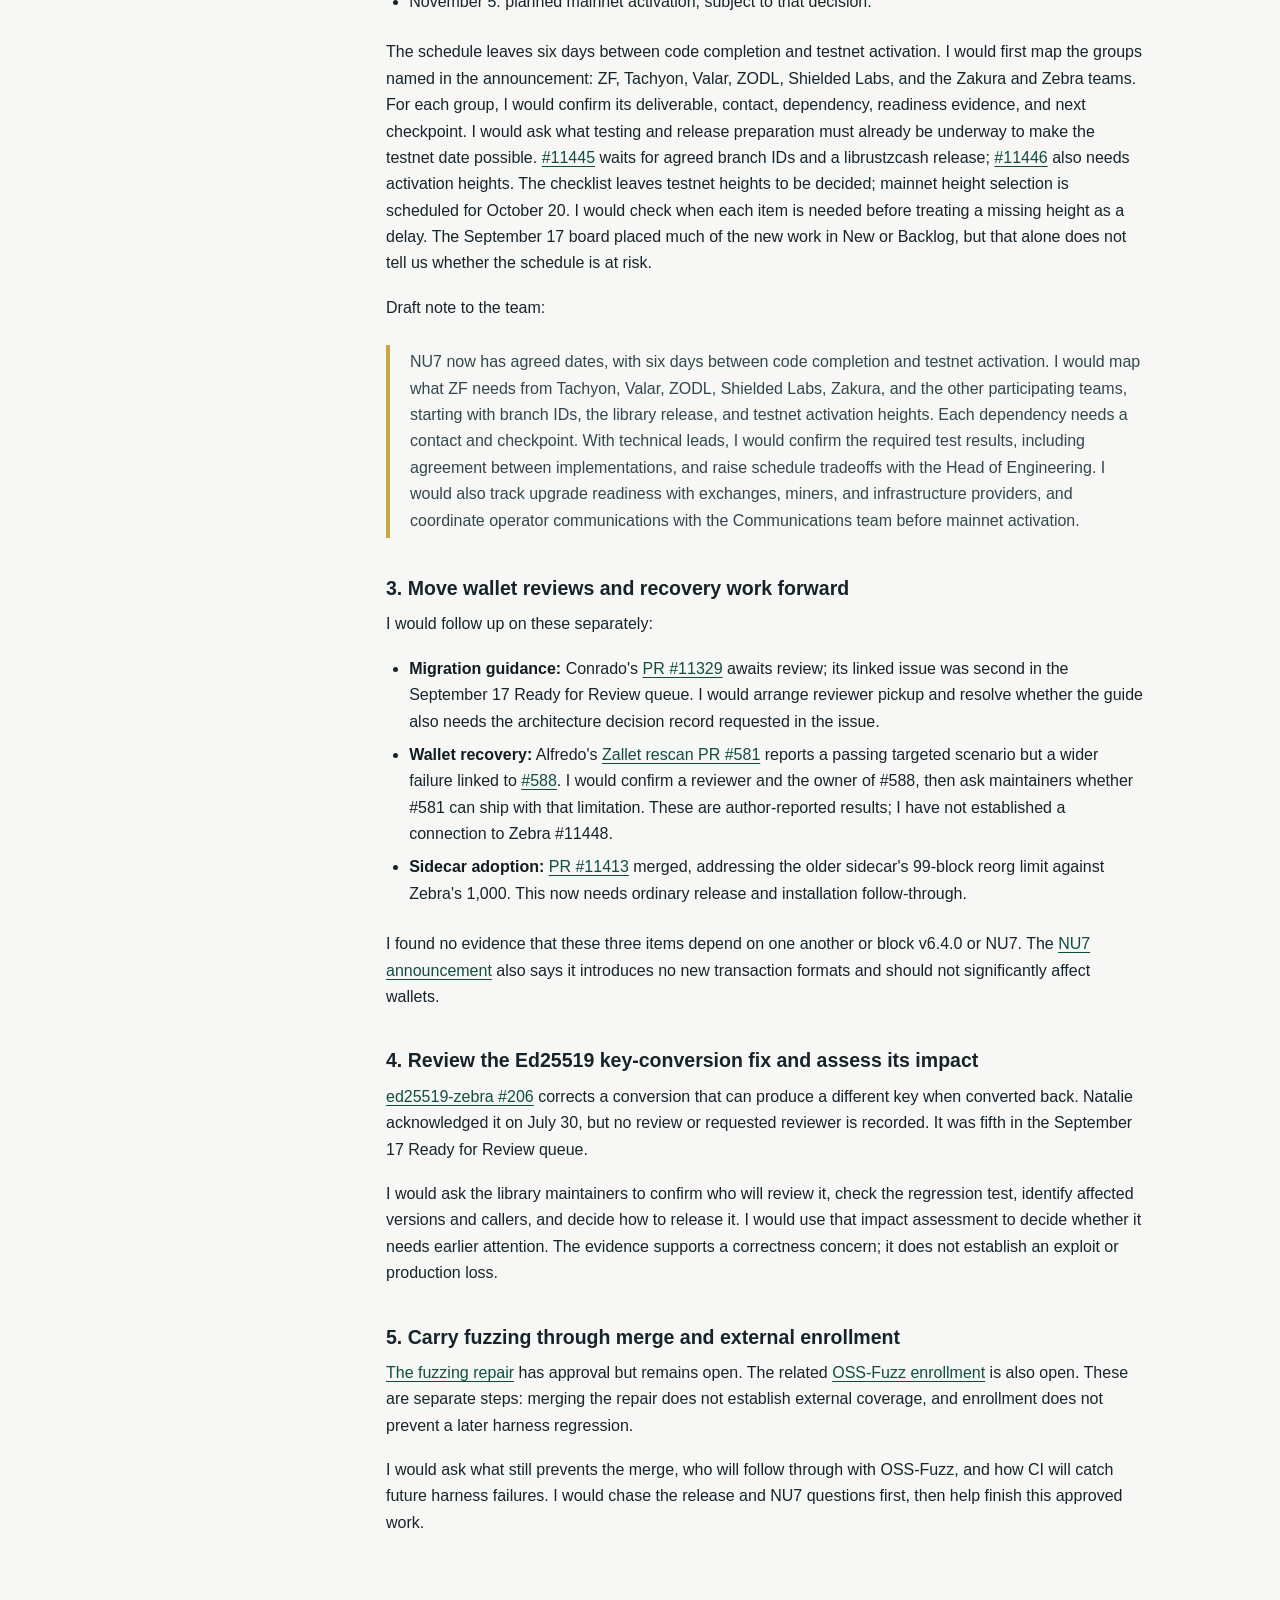
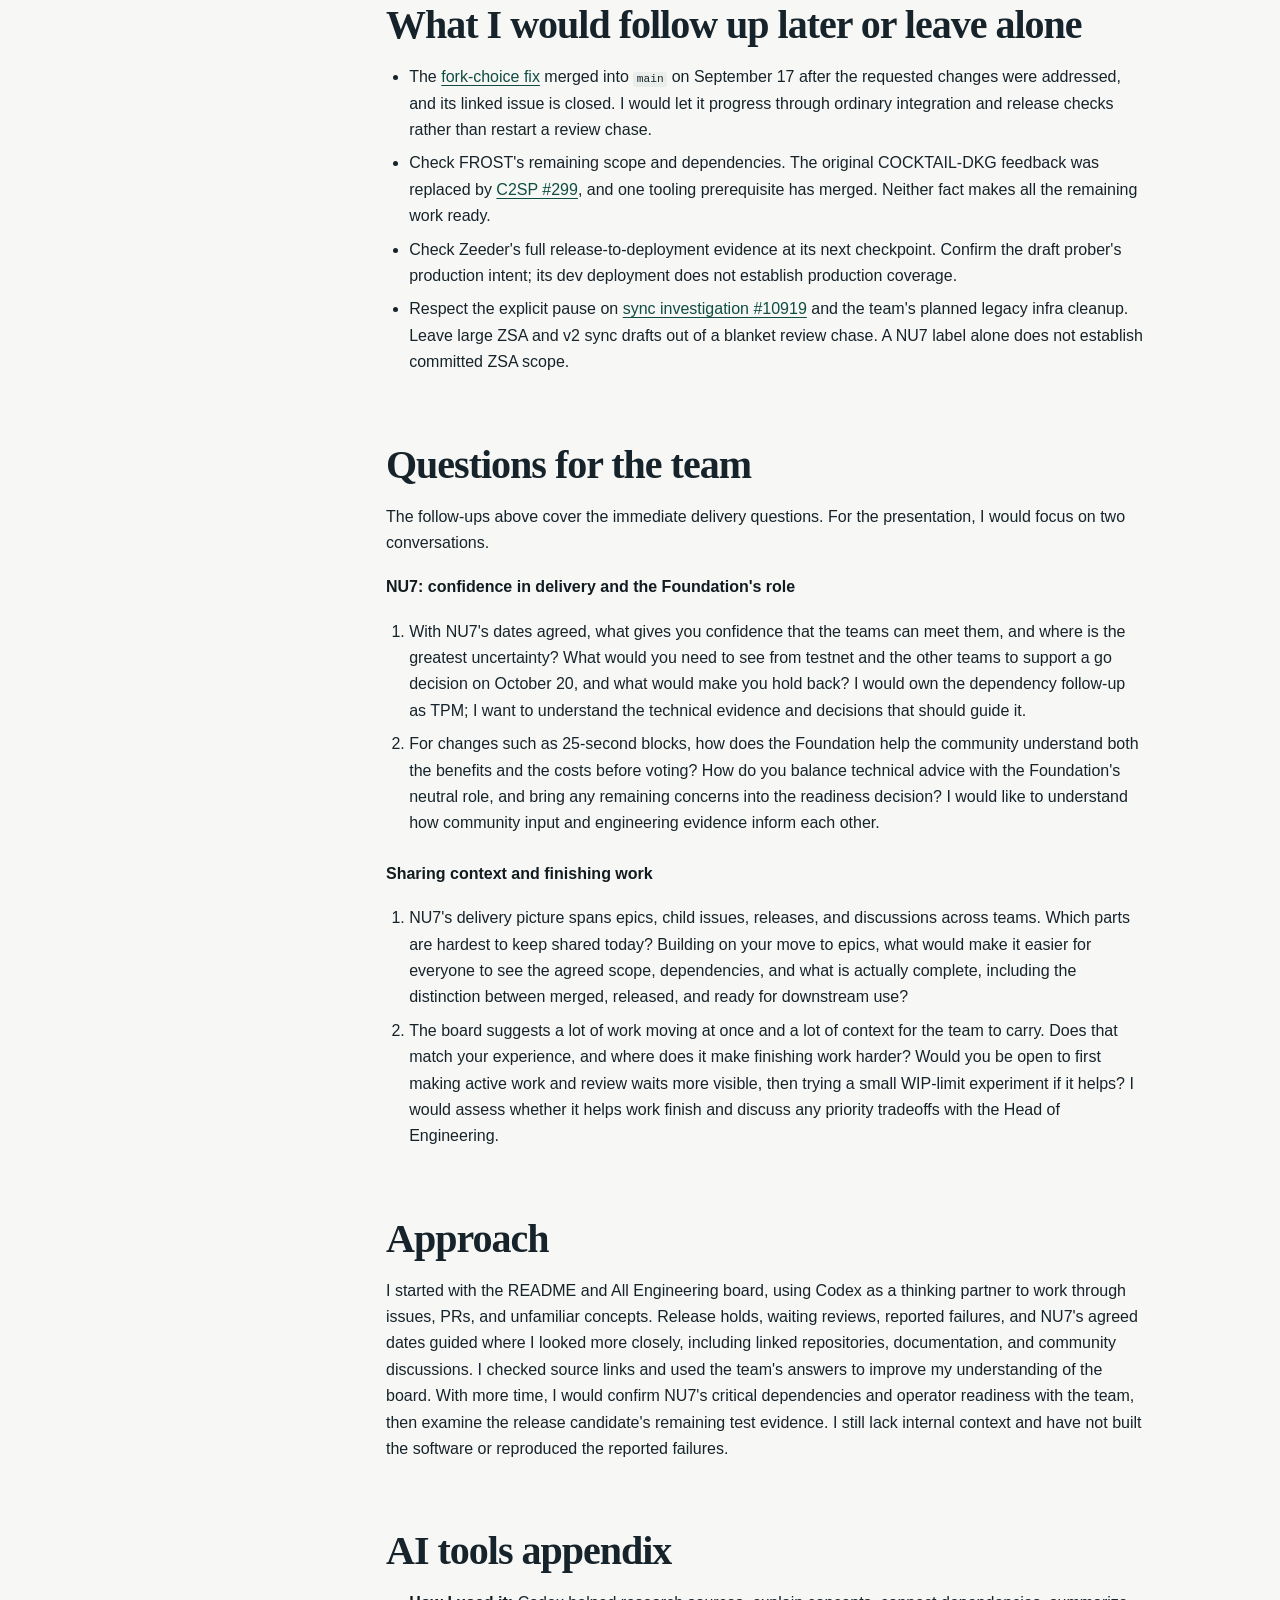
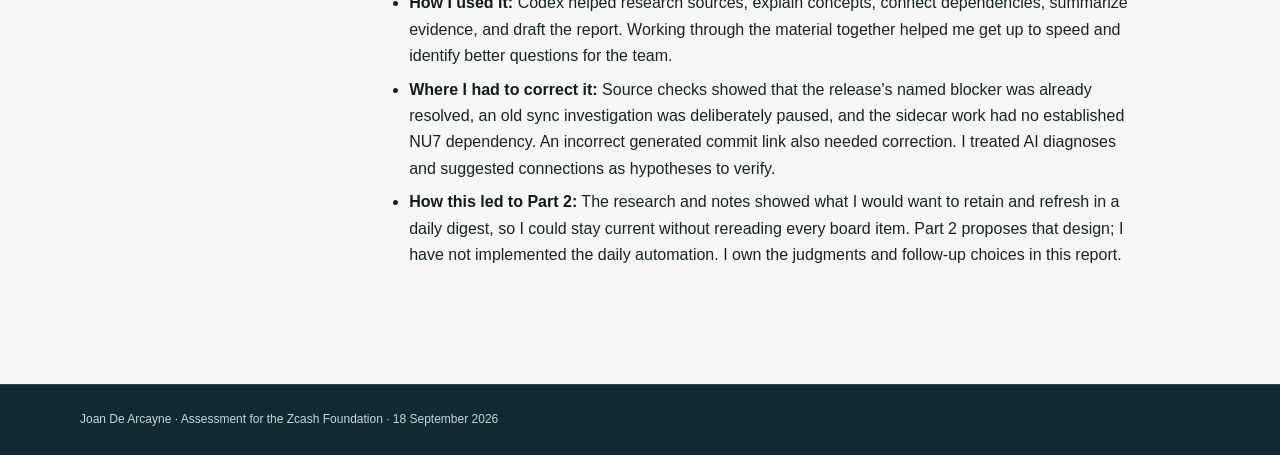
<file: prd.html>
<!doctype html>
<html lang="en">
<head>
  <meta charset="utf-8">
  <meta name="viewport" content="width=device-width, initial-scale=1">
  <meta http-equiv="refresh" content="0; url=index.html">
  <link rel="canonical" href="index.html">
  <title>Part 1: Delivery triage</title>
  <script>window.location.replace(`index.html${window.location.search}${window.location.hash}`);</script>
</head>
<body>
  <p>This document now lives at <a href="index.html">Part 1: Delivery triage</a>.</p>
</body>
</html>
</file>
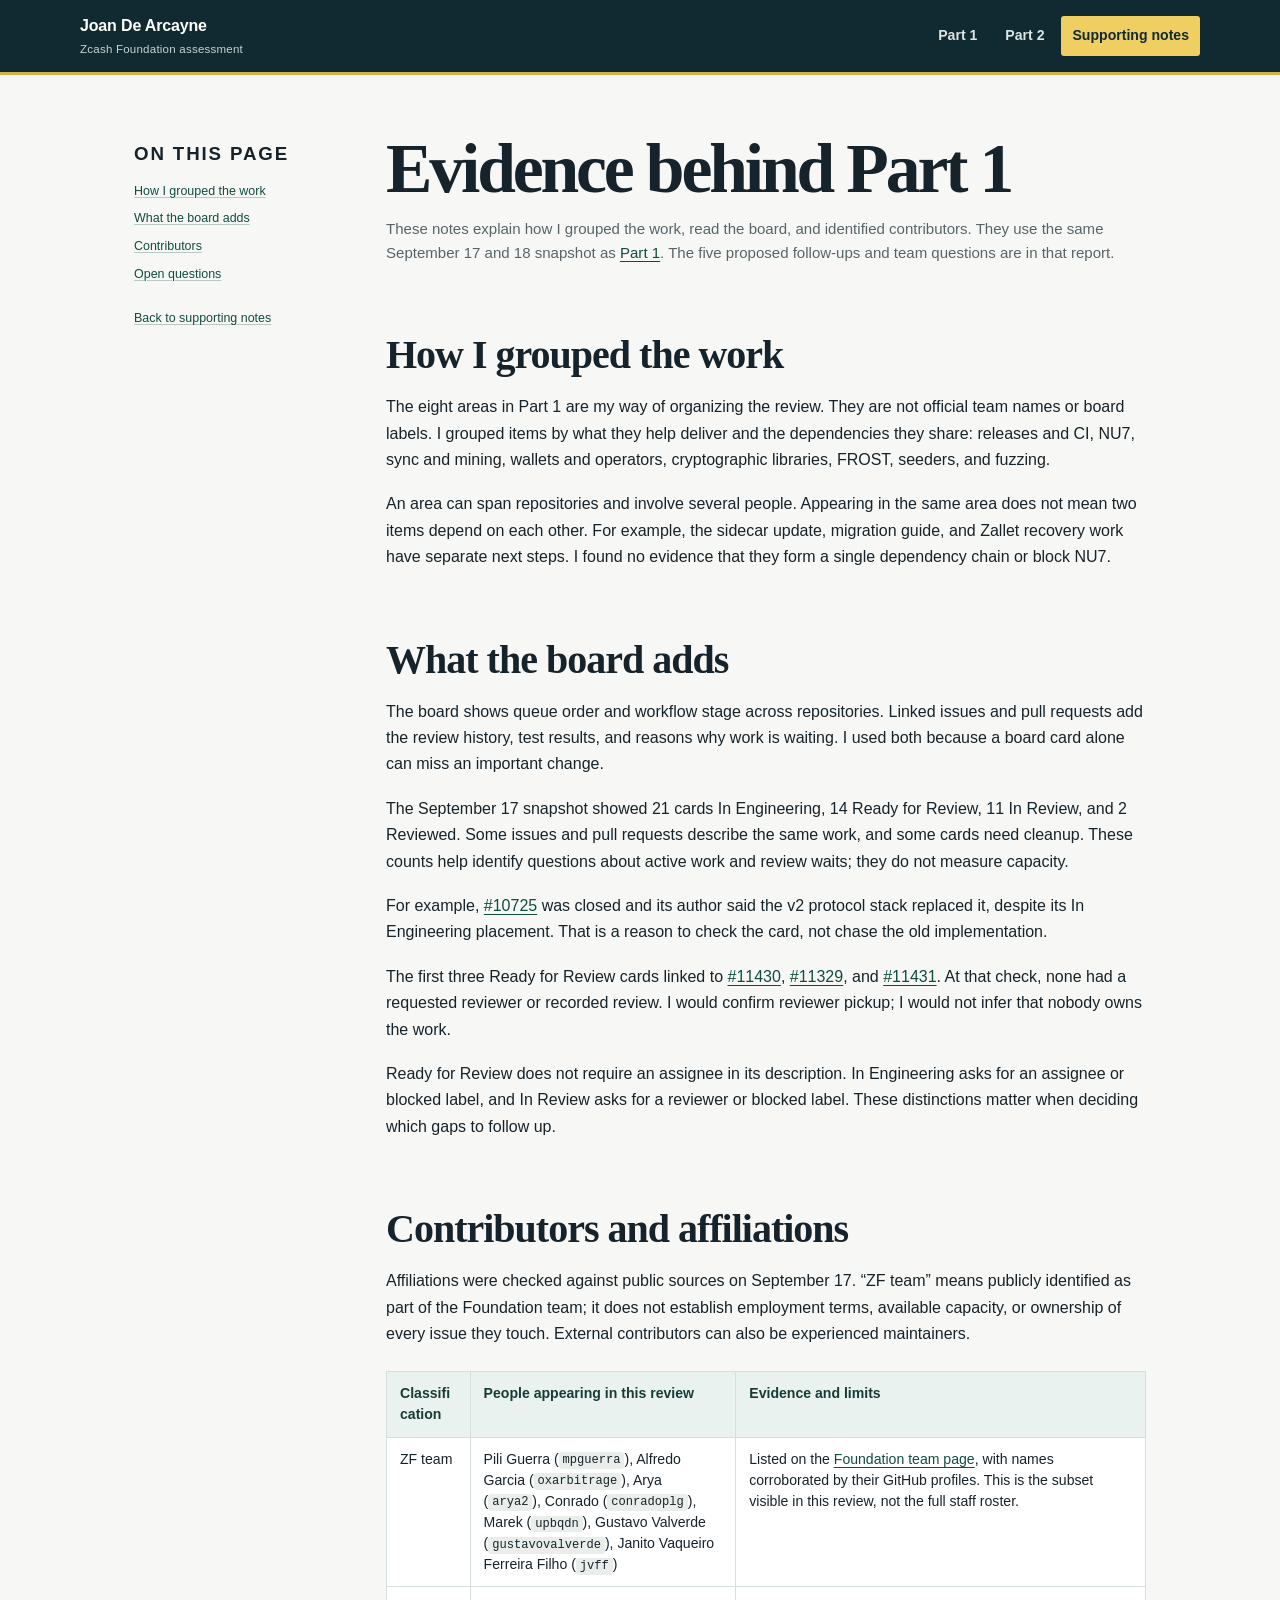
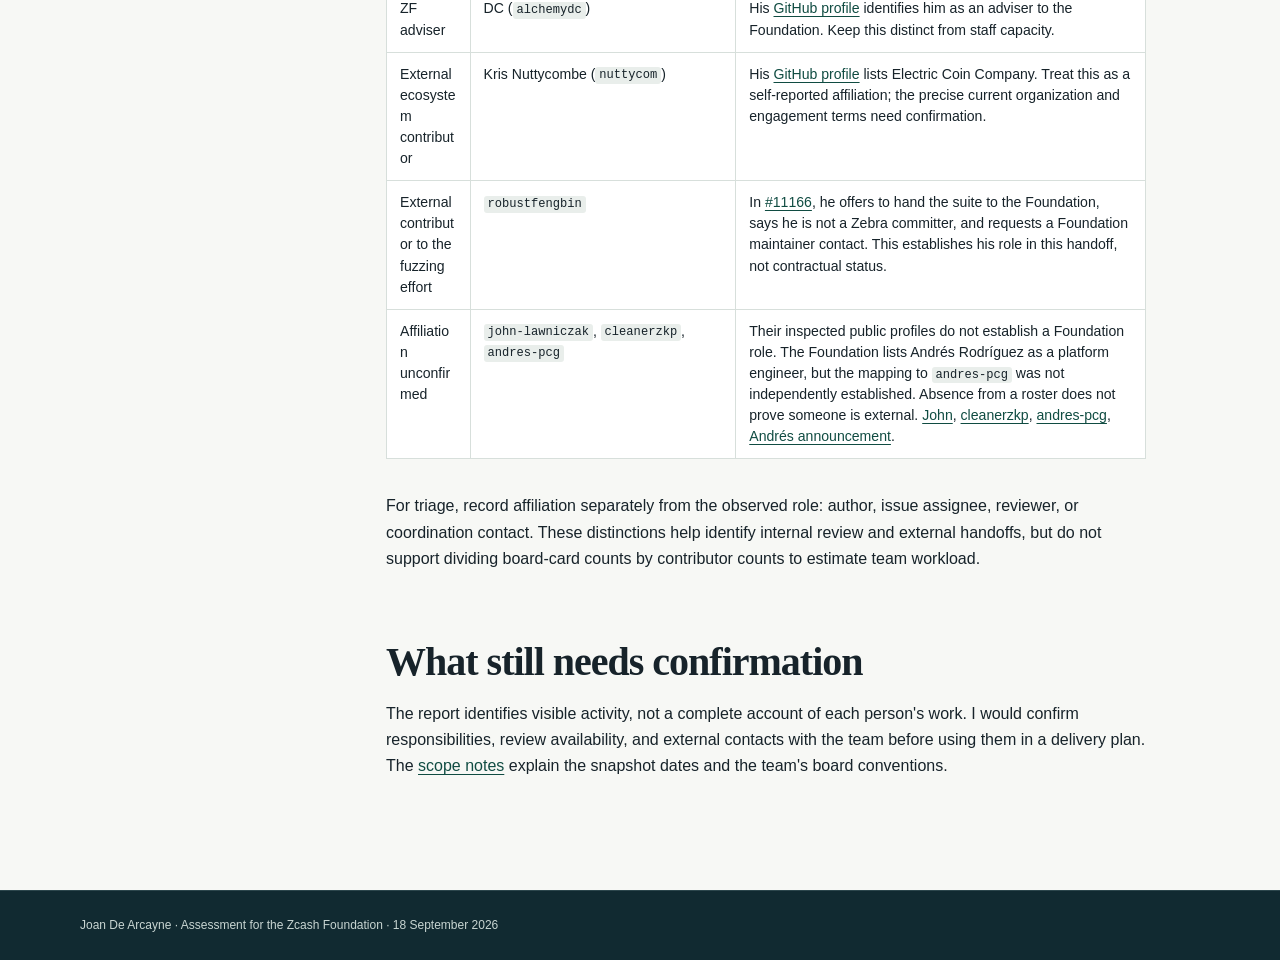
<file: report.html>
<!doctype html>
<html lang="en">
<head>
  <meta charset="utf-8">
  <meta name="viewport" content="width=device-width, initial-scale=1">
  <meta name="description" content="Supporting evidence behind Joan De Arcayne's delivery triage.">
  <title>Evidence behind Part 1 · Supporting notes</title>
  <link rel="stylesheet" href="styles.css">
</head>
<body>
  <a class="skip-link" href="#document">Skip to document</a>
  <header class="site-header">
    <div class="page-width header-inner">
      <a class="site-identity" href="index.html">Joan De Arcayne <span>Zcash Foundation assessment</span></a>
      <nav class="primary-nav" aria-label="Primary navigation">
        <a href="index.html">Part 1</a>
        <a href="part-2.html">Part 2</a>
        <a href="supporting-notes.html" aria-current="page">Supporting notes</a>
      </nav>
    </div>
  </header>

  <main class="page-width document-layout">
    <aside class="page-nav" aria-labelledby="on-this-page">
      <h2 id="on-this-page">On this page</h2>
      <ul><li><a href="#how-i-grouped-the-work">How I grouped the work</a></li><li><a href="#what-the-board-adds">What the board adds</a></li><li><a href="#contributors-and-affiliations">Contributors</a></li><li><a href="#what-still-needs-confirmation">Open questions</a></li></ul>
      <p><a href="supporting-notes.html">Back to supporting notes</a></p>
    </aside>
    <article id="document" class="prose loading" data-markdown="output/part-1-evidence-notes.md" aria-live="polite">
      <p>Loading the extended reference…</p>
      <noscript><p>JavaScript is required to render this document. <a href="output/part-1-evidence-notes.md">Open the source document</a>.</p></noscript>
    </article>
  </main>

  <footer class="site-footer"><div class="page-width">Joan De Arcayne · Assessment for the Zcash Foundation · 18 September 2026</div></footer>
  <script src="app.js" defer></script>
</body>
</html>
</file>
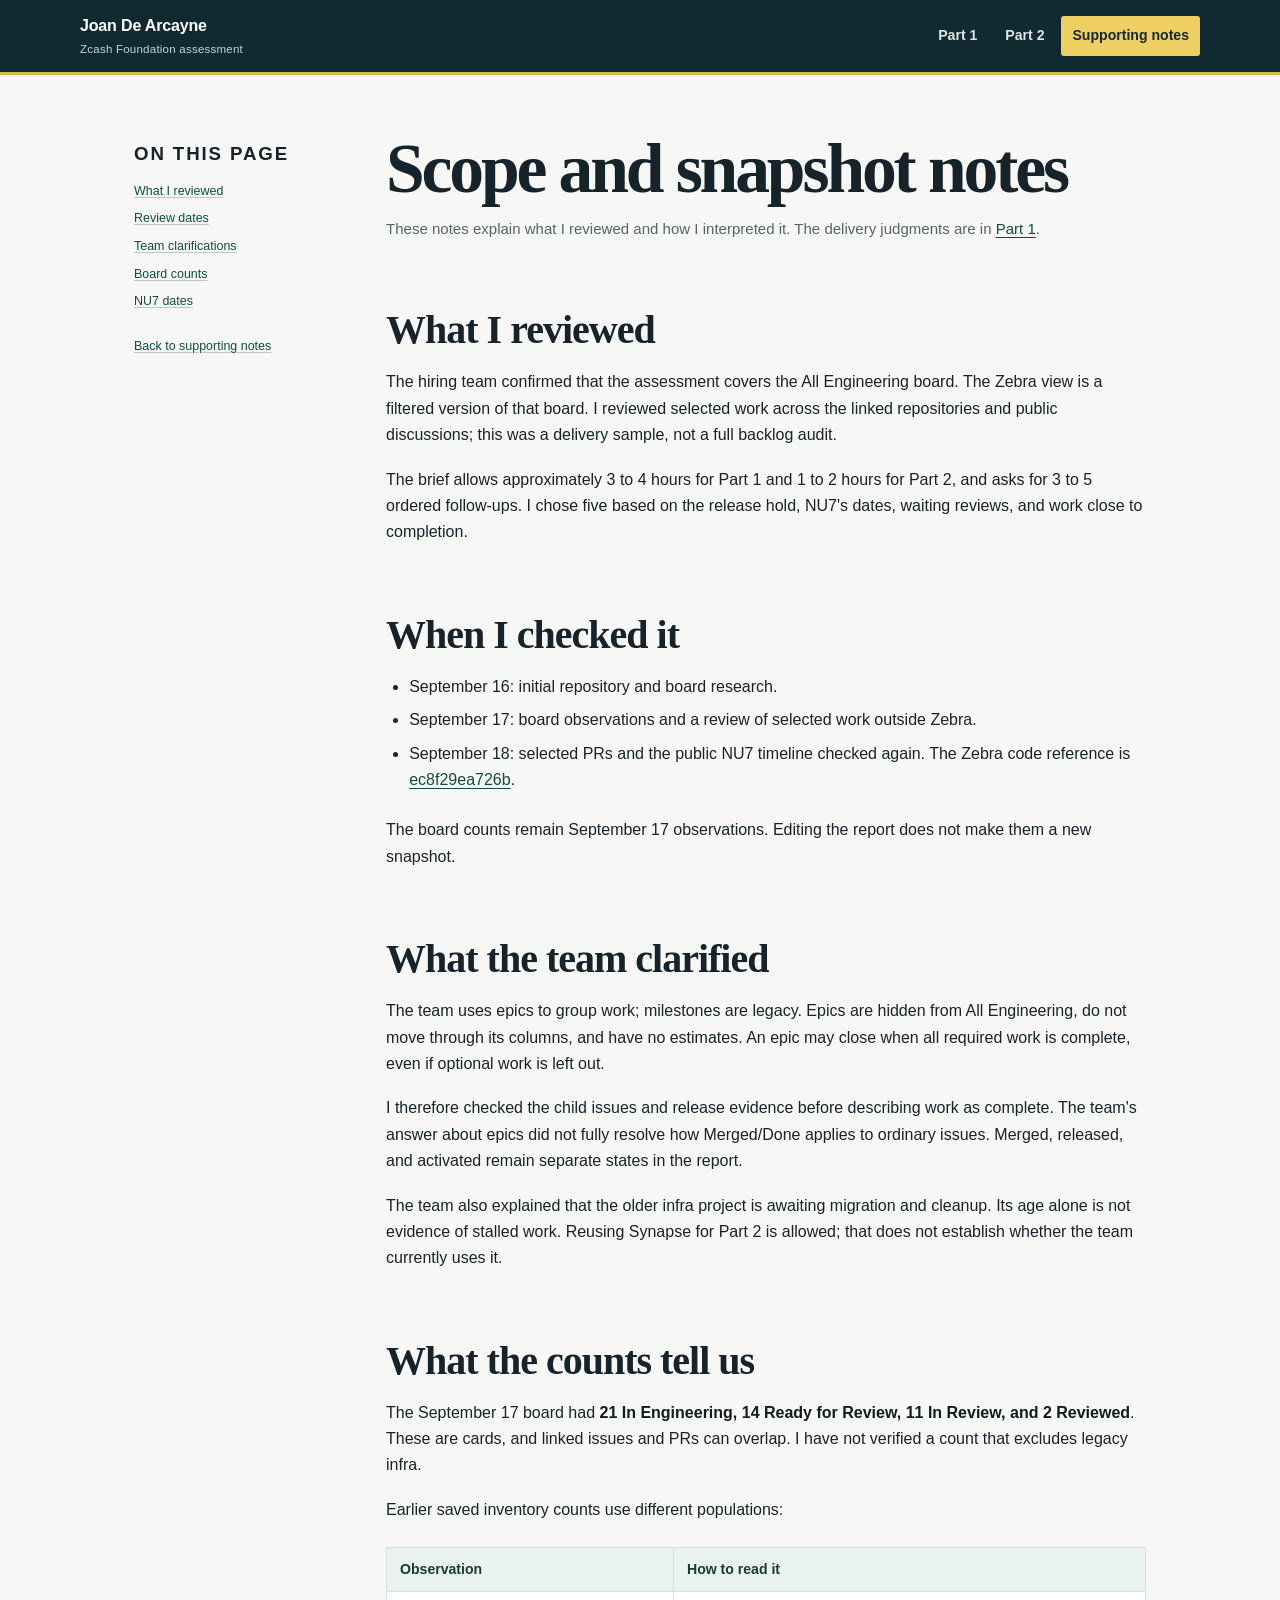
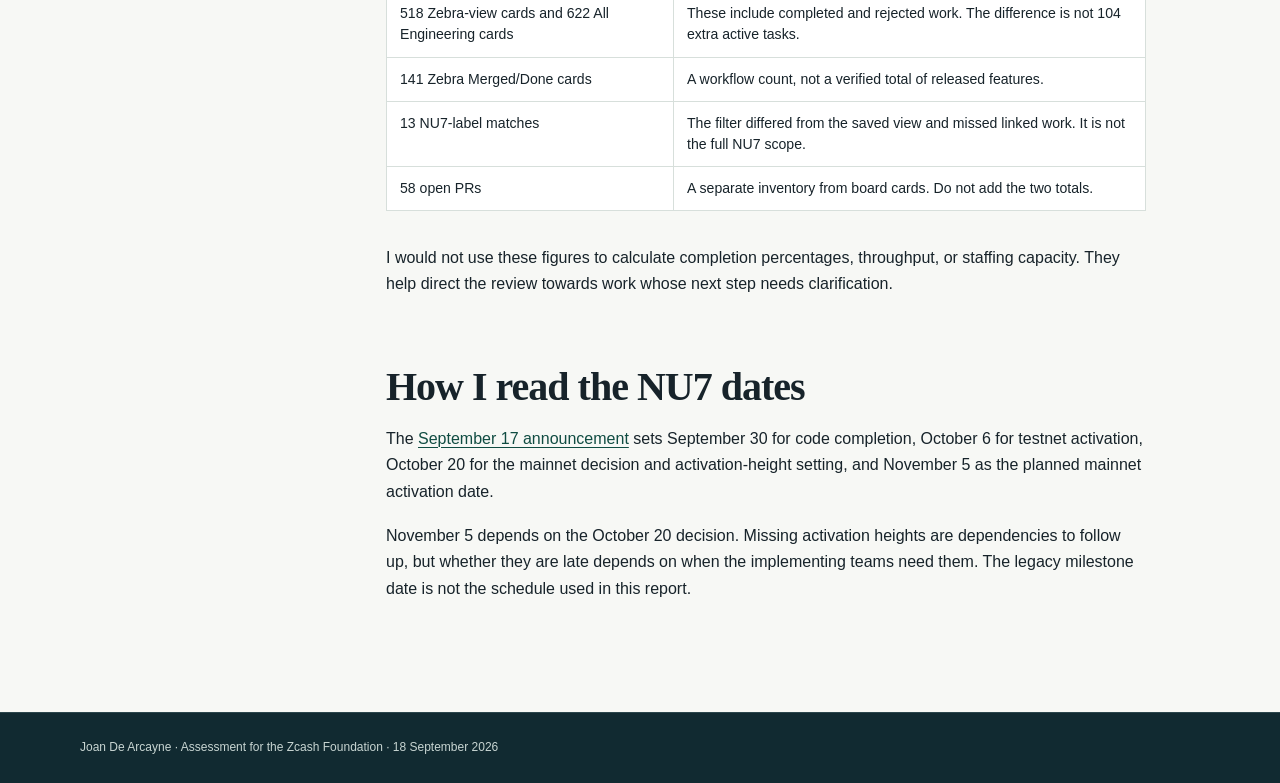
<file: scope-notes.html>
<!doctype html>
<html lang="en">
<head>
  <meta charset="utf-8">
  <meta name="viewport" content="width=device-width, initial-scale=1">
  <meta name="description" content="Scope assumptions and snapshot notes supporting Part 1.">
  <title>Scope and snapshot notes · Supporting notes</title>
  <link rel="stylesheet" href="styles.css">
</head>
<body>
  <a class="skip-link" href="#document">Skip to document</a>
  <header class="site-header"><div class="page-width header-inner">
    <a class="site-identity" href="index.html">Joan De Arcayne <span>Zcash Foundation assessment</span></a>
    <nav class="primary-nav" aria-label="Primary navigation"><a href="index.html">Part 1</a><a href="part-2.html">Part 2</a><a href="supporting-notes.html" aria-current="page">Supporting notes</a></nav>
  </div></header>
  <main class="page-width document-layout">
    <aside class="page-nav" aria-labelledby="on-this-page"><h2 id="on-this-page">On this page</h2><ul><li><a href="#what-i-reviewed">What I reviewed</a></li><li><a href="#when-i-checked-it">Review dates</a></li><li><a href="#what-the-team-clarified">Team clarifications</a></li><li><a href="#what-the-counts-tell-us">Board counts</a></li><li><a href="#how-i-read-the-nu7-dates">NU7 dates</a></li></ul><p><a href="supporting-notes.html">Back to supporting notes</a></p></aside>
    <article id="document" class="prose loading" data-markdown="output/part-1-scope-assumptions.md" aria-live="polite"><p>Loading scope and snapshot notes…</p><noscript><p>JavaScript is required to render this document. <a href="output/part-1-scope-assumptions.md">Open the source document</a>.</p></noscript></article>
  </main>
  <footer class="site-footer"><div class="page-width">Joan De Arcayne · Assessment for the Zcash Foundation · 18 September 2026</div></footer>
  <script src="app.js" defer></script>
</body>
</html>
</file>
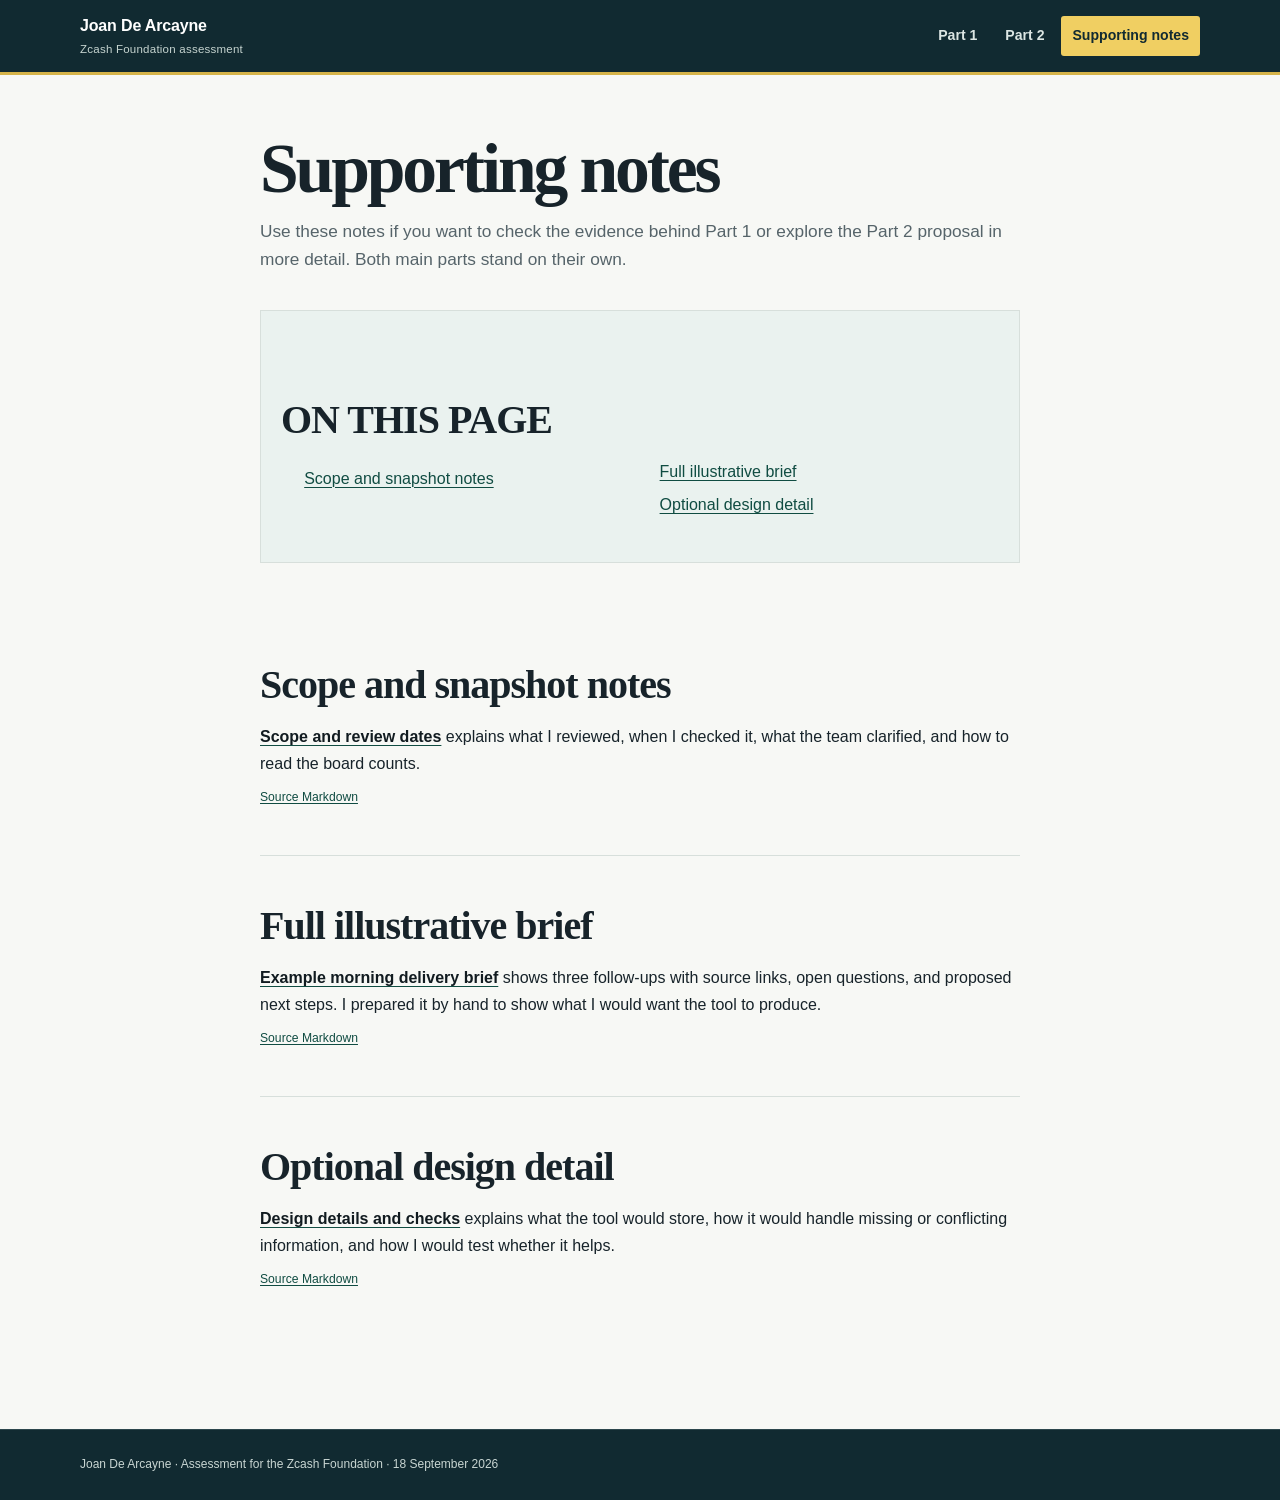
<file: supporting-notes.html>
<!doctype html>
<html lang="en">
<head>
  <meta charset="utf-8">
  <meta name="viewport" content="width=device-width, initial-scale=1">
  <meta name="description" content="Supporting evidence, snapshot notes, example output, and optional design detail for Joan De Arcayne's assessment.">
  <title>Supporting notes · Joan De Arcayne</title>
  <link rel="stylesheet" href="styles.css">
</head>
<body>
  <a class="skip-link" href="#document">Skip to document</a>
  <header class="site-header">
    <div class="page-width header-inner">
      <a class="site-identity" href="index.html">Joan De Arcayne <span>Zcash Foundation assessment</span></a>
      <nav class="primary-nav" aria-label="Primary navigation">
        <a href="index.html">Part 1</a>
        <a href="part-2.html">Part 2</a>
        <a href="supporting-notes.html" aria-current="page">Supporting notes</a>
      </nav>
    </div>
  </header>

  <main id="document" class="page-width notes-index prose">
    <h1>Supporting notes</h1>
    <p>Use these notes if you want to check the evidence behind Part 1 or explore the Part 2 proposal in more detail. Both main parts stand on their own.</p>

    <nav class="local-index" aria-labelledby="on-this-page">
      <h2 id="on-this-page">On this page</h2>
      <ul>
        <li><a href="#scope-snapshot">Scope and snapshot notes</a></li>
        <li><a href="#full-brief">Full illustrative brief</a></li>
        <li><a href="#optional-design">Optional design detail</a></li>
      </ul>
    </nav>

    <section class="note-entry" id="scope-snapshot">
      <h2>Scope and snapshot notes</h2>
      <p><a href="scope-notes.html"><strong>Scope and review dates</strong></a> explains what I reviewed, when I checked it, what the team clarified, and how to read the board counts.</p>
      <p class="source-detail"><a href="output/part-1-scope-assumptions.md">Source Markdown</a></p>
    </section>

    <section class="note-entry" id="full-brief">
      <h2>Full illustrative brief</h2>
      <p><a href="example-brief.html"><strong>Example morning delivery brief</strong></a> shows three follow-ups with source links, open questions, and proposed next steps. I prepared it by hand to show what I would want the tool to produce.</p>
      <p class="source-detail"><a href="output/part-2-example-daily-brief.md">Source Markdown</a></p>
    </section>

    <section class="note-entry" id="optional-design">
      <h2>Optional design detail</h2>
      <p><a href="design-notes.html"><strong>Design details and checks</strong></a> explains what the tool would store, how it would handle missing or conflicting information, and how I would test whether it helps.</p>
      <p class="source-detail"><a href="output/part-2-context-tooling-prd.md">Source Markdown</a></p>
    </section>
  </main>

  <footer class="site-footer"><div class="page-width">Joan De Arcayne · Assessment for the Zcash Foundation · 18 September 2026</div></footer>
</body>
</html>
</file>
<file: styles.css>
:root {
  --ink: #17232a;
  --muted: #56646a;
  --paper: #f7f8f5;
  --surface: #ffffff;
  --line: #d7dfdb;
  --accent: #176858;
  --accent-dark: #104c42;
  --soft: #eaf2ef;
  --focus: #b36b00;
  --header: #112a31;
  color: var(--ink);
  background: var(--paper);
  font-family: Inter, ui-sans-serif, -apple-system, BlinkMacSystemFont, "Segoe UI", sans-serif;
  font-synthesis: none;
  line-height: 1.65;
}

* { box-sizing: border-box; }
html { scroll-behavior: smooth; overflow-x: hidden; }
body { margin: 0; background: var(--paper); overflow-wrap: anywhere; }
a { color: var(--accent-dark); text-underline-offset: .18em; text-decoration-thickness: .08em; }
a:hover { color: var(--focus); }
a:focus-visible, [tabindex]:focus-visible { outline: 3px solid var(--focus); outline-offset: 3px; }
.page-width { width: min(1120px, calc(100% - 40px)); margin-inline: auto; }

.skip-link {
  position: fixed;
  top: 8px;
  left: 8px;
  z-index: 100;
  transform: translateY(-150%);
  padding: 9px 13px;
  color: #fff;
  background: var(--accent-dark);
}
.skip-link:focus { transform: none; }

.site-header { background: var(--header); color: #fff; border-bottom: 3px solid #d6b44a; }
.header-inner { min-height: 72px; display: flex; align-items: center; justify-content: space-between; gap: 24px; }
.site-identity { color: #fff; text-decoration: none; font-weight: 750; letter-spacing: -.01em; }
.site-identity span { display: block; color: #c6d4d0; font-size: .72rem; font-weight: 500; letter-spacing: .02em; }
.primary-nav { display: flex; flex-wrap: wrap; align-items: center; gap: 6px; }
.primary-nav a { padding: 8px 11px; border-radius: 3px; color: #dce6e3; font-size: .88rem; font-weight: 700; text-decoration: none; }
.primary-nav a:hover { color: #fff; background: rgba(255,255,255,.1); }
.primary-nav a[aria-current="page"] { color: var(--header); background: #f0cf62; }

.document-layout { display: grid; grid-template-columns: 190px minmax(0, 760px); gap: 62px; justify-content: center; align-items: start; padding-block: 58px 92px; }
.page-nav { position: sticky; top: 24px; padding-top: 6px; color: var(--muted); font-size: .78rem; }
.page-nav h2, .local-index h2 { margin: 0 0 11px; color: var(--ink); font: 750 .74rem/1.3 inherit; letter-spacing: .1em; text-transform: uppercase; }
.page-nav ul, .local-index ul { margin: 0; padding: 0; list-style: none; }
.page-nav li + li, .local-index li + li { margin-top: 7px; }
.page-nav a { text-decoration-color: #b9c9c4; }
.page-nav > p { margin-top: 24px; }

.prose { min-width: 0; }
.prose > :first-child { margin-top: 0; }
.prose h1, .prose h2, .prose h3, .prose h4, .anchor-alias { scroll-margin-top: 24px; }
.prose h1 { margin: 0 0 12px; font: 600 clamp(2.35rem, 7vw, 4.35rem)/1.03 Georgia, "Times New Roman", serif; letter-spacing: -.045em; }
.prose h1 + p { margin-top: 0; color: var(--muted); font-size: .94rem; }
.prose h2 { margin: 64px 0 16px; padding-top: 2px; font: 600 clamp(1.75rem, 4vw, 2.5rem)/1.15 Georgia, "Times New Roman", serif; letter-spacing: -.025em; }
.prose h3 { margin: 38px 0 10px; font-size: 1.22rem; line-height: 1.3; }
.prose h4 { margin: 28px 0 8px; font-size: 1.02rem; }
.prose p { margin: 0 0 18px; }
.prose li { margin: 7px 0; }
.prose ul, .prose ol { margin: 12px 0 24px; padding-left: 1.45rem; }
.prose strong { color: #111b20; }
.prose code { padding: .12em .32em; border-radius: 3px; background: #e9eeeb; font-size: .86em; }
.prose blockquote { margin: 24px 0; padding: 4px 0 4px 20px; border-left: 4px solid #c9a73f; color: #34464c; }
.prose blockquote p:last-child { margin-bottom: 0; }
.prose hr { margin: 46px 0; border: 0; border-top: 1px solid var(--line); }
.prose img { max-width: 100%; height: auto; }
.heading-anchor { margin-left: .35em; color: #91a49e; font: 500 .55em/1 inherit; text-decoration: none; opacity: 0; }
.prose h1:hover .heading-anchor, .prose h2:hover .heading-anchor, .prose h3:hover .heading-anchor, .heading-anchor:focus { opacity: 1; }
.anchor-alias { display: block; position: relative; top: -1px; visibility: hidden; }

.table-scroll { max-width: 100%; margin: 24px 0 34px; overflow-x: auto; border: 1px solid var(--line); background: var(--surface); }
.prose table { width: 100%; min-width: 680px; border-collapse: collapse; font-size: .88rem; line-height: 1.5; }
.prose th, .prose td { padding: 11px 13px; border-right: 1px solid var(--line); border-bottom: 1px solid var(--line); text-align: left; vertical-align: top; }
.prose tr:last-child td { border-bottom: 0; }
.prose th:last-child, .prose td:last-child { border-right: 0; }
.prose th { color: #173c35; background: var(--soft); font-weight: 800; }
.prose pre { max-width: 100%; overflow-x: auto; padding: 18px; border-radius: 4px; color: #edf5f2; background: #163038; font-size: .78rem; line-height: 1.5; }
.prose pre code { padding: 0; color: inherit; background: transparent; }

.loading, .error { padding: 20px; border: 1px solid var(--line); background: var(--soft); color: var(--muted); }
.error { border-color: #d5a69c; background: #fff0ed; color: #703d35; }

.relationship-diagram { margin: 30px 0; padding: 24px; border: 1px solid #9dbab2; background: #f0f6f3; }
.relationship-diagram figcaption { margin-bottom: 18px; font-weight: 800; }
.diagram-flow { display: flex; align-items: stretch; gap: 8px; margin: 0 !important; padding: 0 !important; list-style: none; }
.diagram-flow li { display: flex; flex: 1 1 0; align-items: center; gap: 8px; min-width: 0; margin: 0; }
.diagram-flow span { display: grid; place-items: center; flex: 1; min-height: 82px; padding: 10px; border: 1px solid #6e9c90; background: #fff; color: #163c34; font-size: .76rem; font-weight: 750; line-height: 1.35; text-align: center; }
.diagram-flow b { color: var(--accent); font-size: 1.15rem; }
.diagram-notes { display: grid; grid-template-columns: 1fr 1fr; gap: 18px; margin-top: 18px; padding-top: 16px; border-top: 1px solid #b9cec8; }
.diagram-notes p { margin: 0; font-size: .8rem; }
.source-detail { color: var(--muted); font-size: .76rem; }
.relationship-diagram > .source-detail { display: inline-block; margin-top: 14px; }

.notes-index { max-width: 760px; padding-block: 58px 92px; }
.notes-index > p:first-of-type { color: var(--muted); font-size: 1.08rem; }
.local-index { margin: 36px 0 52px; padding: 20px; border: 1px solid var(--line); background: var(--soft); }
.local-index ul { columns: 2; }
.note-entry { padding-block: 1px 30px; border-bottom: 1px solid var(--line); }
.note-entry:last-child { border-bottom: 0; }
.note-entry h2 { margin-top: 44px; }
.note-entry .source-detail { margin-top: -8px; }

.site-footer { padding: 25px 0; border-top: 1px solid #2c464c; color: #c8d5d2; background: var(--header); font-size: .75rem; }

@media (max-width: 820px) {
  .page-width { width: min(100% - 30px, 760px); }
  .header-inner { align-items: flex-start; flex-direction: column; padding-block: 15px; gap: 11px; }
  .primary-nav { width: 100%; }
  .primary-nav a { flex: 1; padding-inline: 5px; text-align: center; }
  .document-layout { display: block; padding-block: 30px 65px; }
  .page-nav { position: static; margin-bottom: 42px; padding: 17px; border: 1px solid var(--line); background: var(--soft); }
  .page-nav ul { columns: 2; column-gap: 24px; }
  .page-nav li { break-inside: avoid; }
  .prose h2 { margin-top: 50px; }
  .diagram-flow { flex-direction: column; }
  .diagram-flow li { flex: auto; flex-direction: column; }
  .diagram-flow span { width: 100%; min-height: 0; }
  .diagram-flow b { transform: rotate(90deg); }
  .diagram-notes { grid-template-columns: 1fr; }
}

@media (max-width: 480px) {
  .primary-nav { align-items: stretch; flex-direction: column; }
  .page-nav ul, .local-index ul { columns: 1; }
  .prose h1 { font-size: 2.35rem; }
  .relationship-diagram { padding: 16px; }
}

@media print {
  :root { color: #000; background: #fff; font-size: 10.5pt; }
  body { background: #fff; }
  .site-header, .page-nav, .site-footer, .skip-link, .local-index, .heading-anchor, .source-detail { display: none !important; }
  .page-width, .notes-index { width: auto; max-width: none; margin: 0; padding: 0; }
  .document-layout { display: block; padding: 0; }
  .prose h1 { font-size: 28pt; }
  .prose h2 { margin-top: 25pt; font-size: 20pt; break-after: avoid; }
  .prose h3 { break-after: avoid; }
  .prose p, .prose li { orphans: 3; widows: 3; }
  .table-scroll { overflow: visible; border-color: #888; }
  .prose table { min-width: 0; font-size: 8pt; }
  .relationship-diagram { break-inside: avoid; background: #fff; }
  a { color: #000; }
  a[href^="http"]::after { content: " (" attr(href) ")"; font-size: 7.5pt; font-weight: 400; }
}

/* The diagram follows the reading order: tool, human review, saved context. */
.diagram-lane h3 { margin: 0 0 12px; font: 700 1rem/1.4 system-ui, sans-serif; }
.diagram-steps { display: grid; grid-template-columns: repeat(2, minmax(0, 1fr)); gap: 16px; padding: 0 !important; margin: 0 !important; list-style: none; counter-reset: step; }
.diagram-steps li { counter-increment: step; margin: 0; padding: 16px; border: 1px solid #aec3ba; background: white; }
.diagram-steps strong { display: block; font-size: .95rem; }
.diagram-steps strong::before { content: counter(step) ". "; color: var(--accent-dark); }
.diagram-steps span { display: block; margin-top: 6px; font-size: .86rem; }
.human-steps { counter-reset: step 4; }
.diagram-handoff { margin: 18px 0 !important; font-weight: 600; }
.diagram-feedback { margin-top: 20px; padding: 16px; border-left: 3px solid var(--accent); background: #e4eee8; }
.diagram-feedback p { font-size: .86rem; margin: 6px 0 0; }
.diagram-coverage { margin: 16px 0 0 !important; font-size: .83rem; }
@media (max-width: 480px) { .diagram-steps { grid-template-columns: 1fr; } }
</file>
